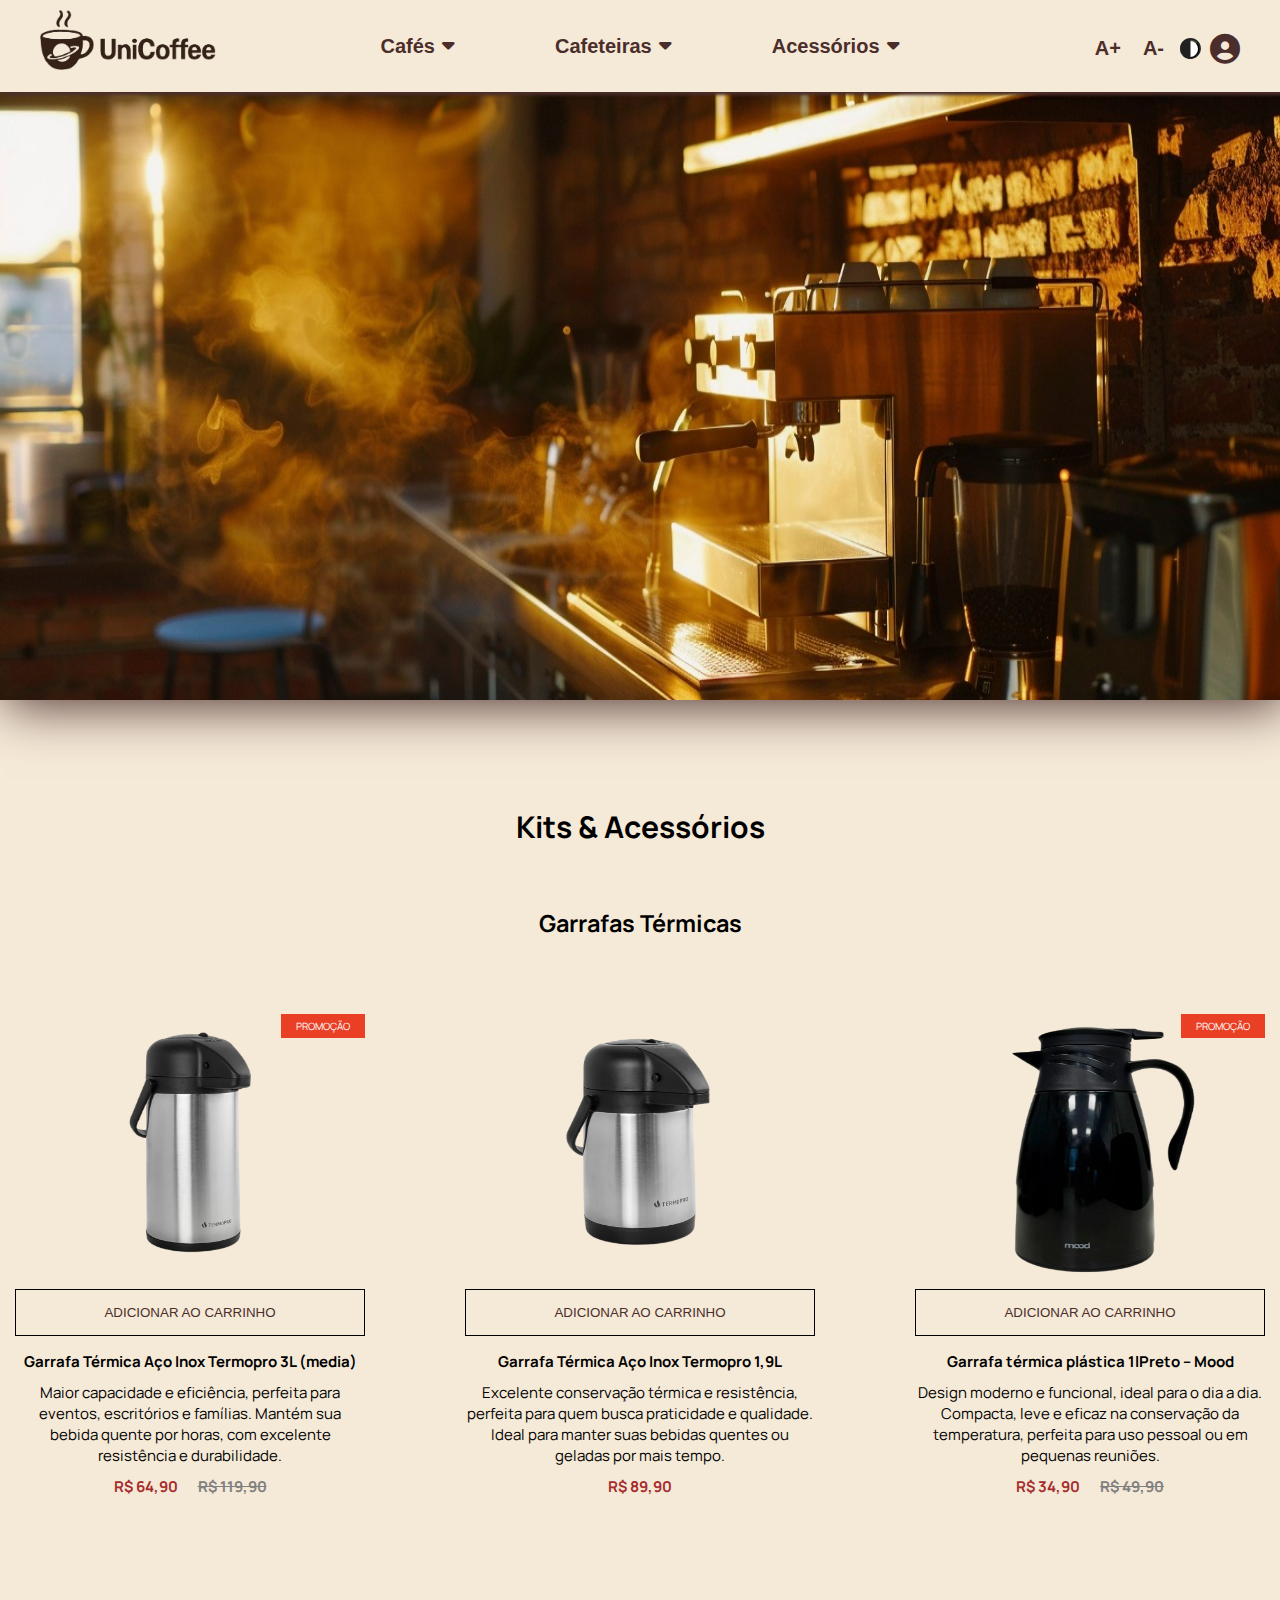
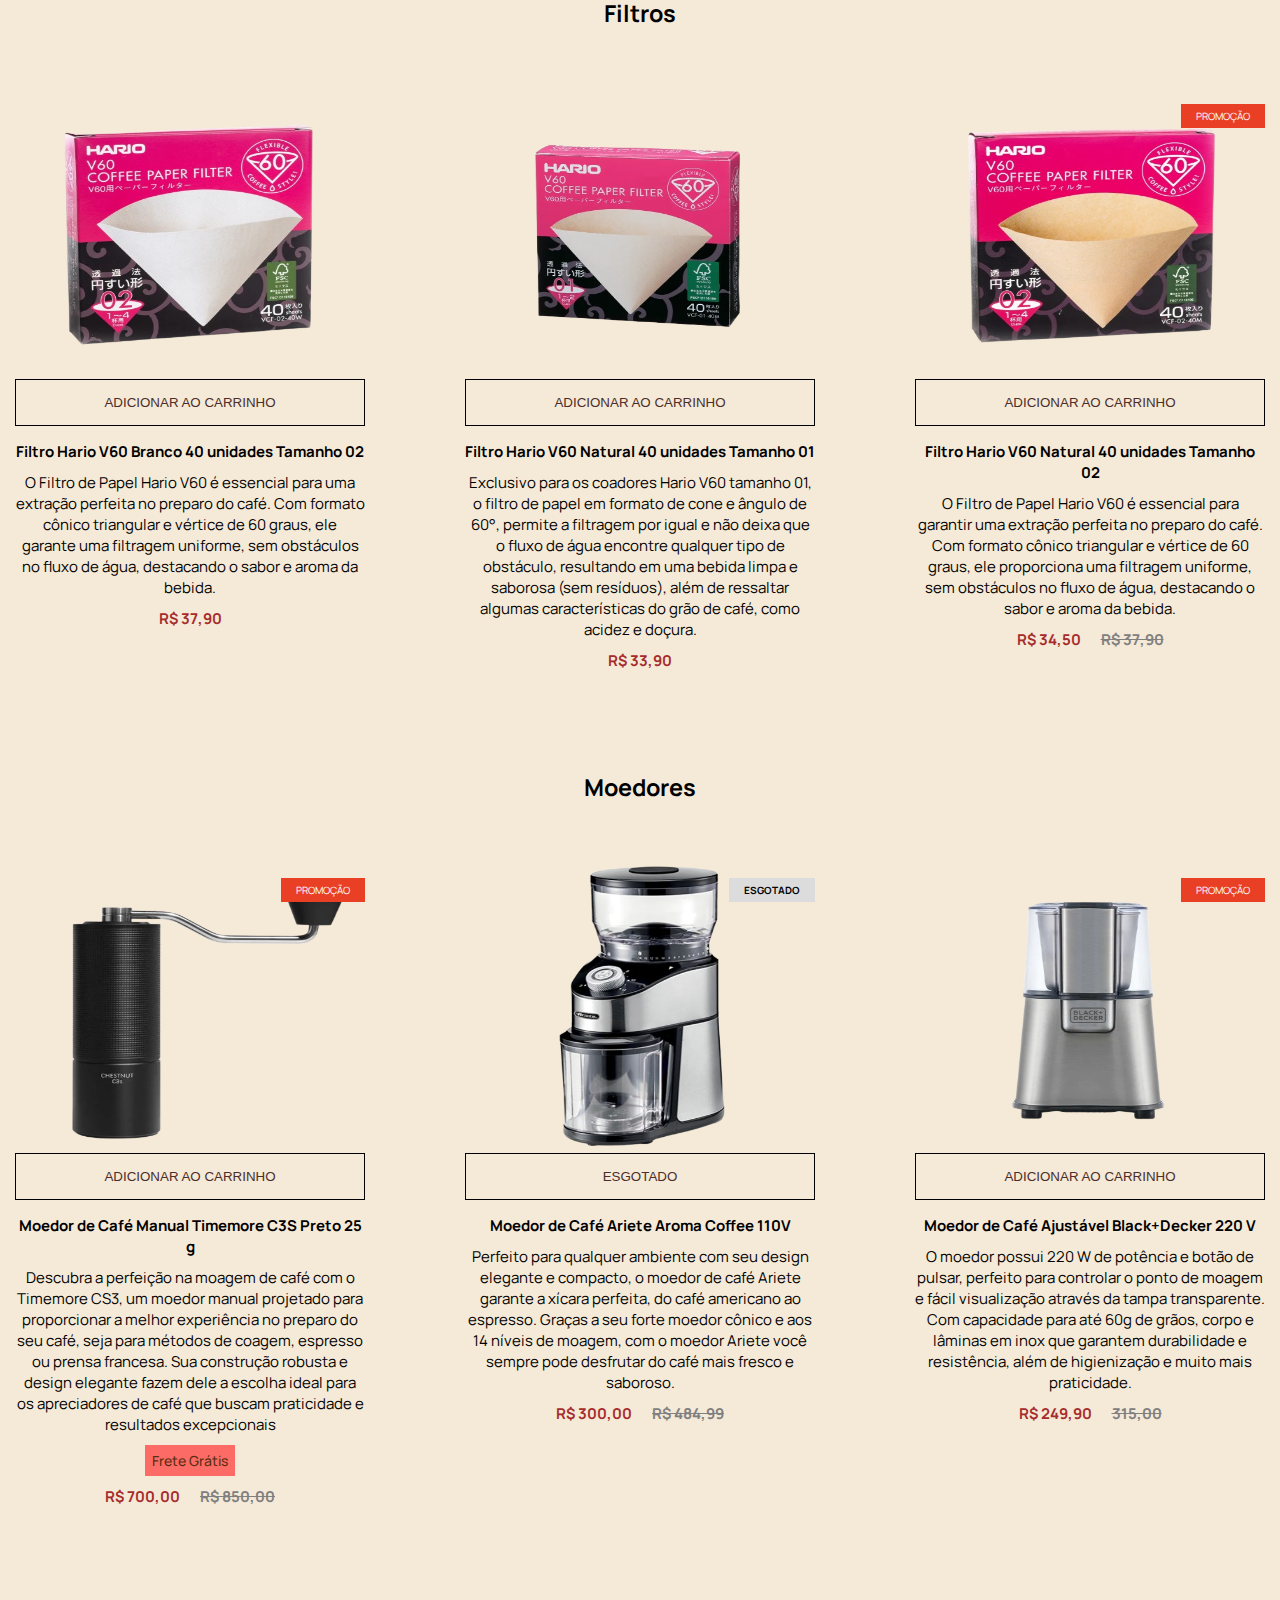
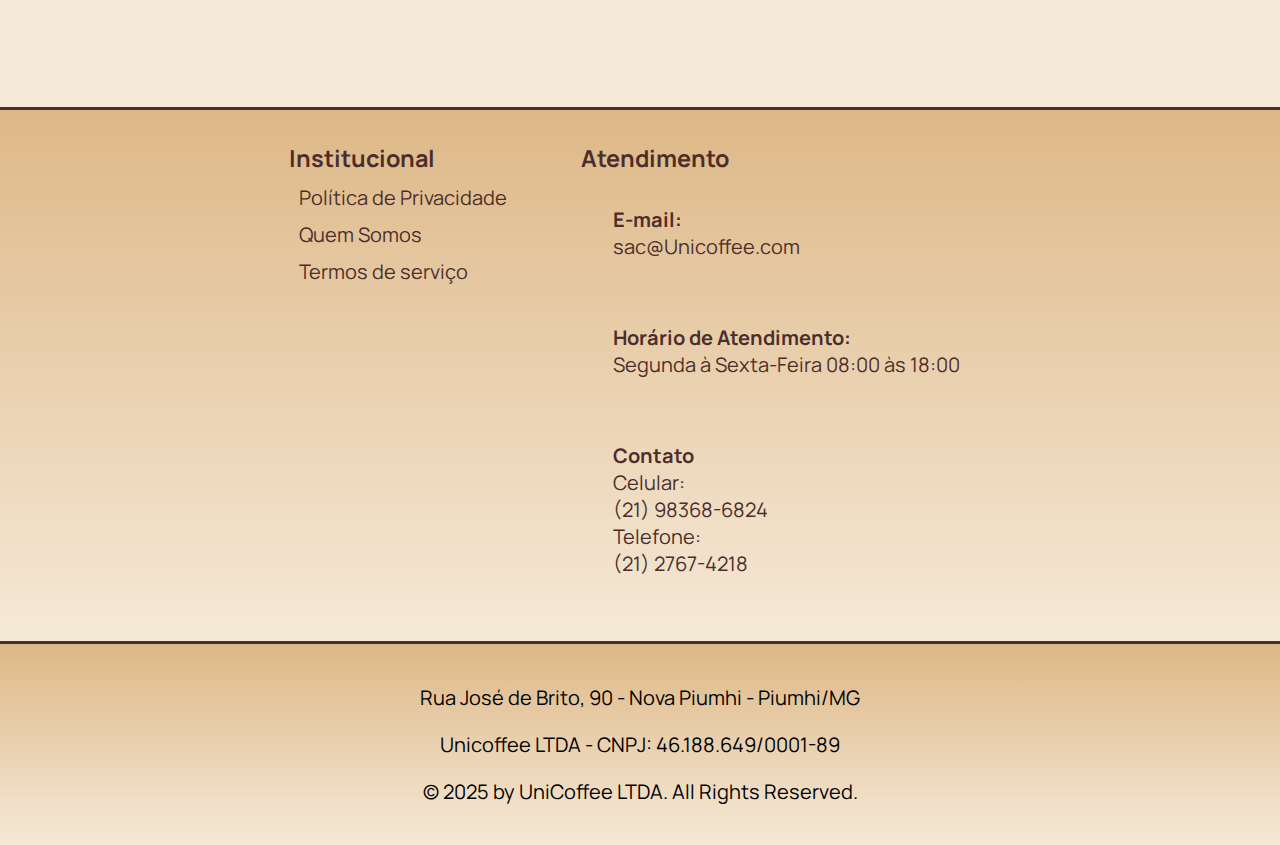
<file: pages/acessorios.html>
<!DOCTYPE html>
<html lang="en">
<head>
    <meta charset="UTF-8">
    <meta name="viewport" content="width=device-width, initial-scale=1.0">
    <title>UniCoffee</title>
    <link rel="icon" type="image/x-icon" href="/images/uniCoffeeLogo.png"/>
    <link rel="stylesheet" href="../assets/css/style.css"/>
    <link rel="stylesheet" href="https://cdnjs.cloudflare.com/ajax/libs/font-awesome/6.5.0/css/all.min.css"/>
    <link href="https://fonts.googleapis.com/css2?family=Manrope:wght@400;700&family=Inter:wght@400;700&display=swap" rel="stylesheet">
</head>
<body>
    <a href="#navbar"><div id="botao-de-subir" class="botao-de-subir"><i class="fas fa-chevron-up"></i></div></a>
    <div id="mainPageErrorMsg"></div>

    <header>

    <nav id="navbar" class="navbar">  

        <input type="checkbox" id="check">
        <label id="menu-check" for="check" class="check-btn">
            <i class="fas fa-bars"></i>
        </label>
        
        <div class="navbar-left">
            <a href="../index.html" class="logo"></a>
        </div>

        <div id="navbar-center" class="navbar-center ">
                
            <div class="dropdown">    
                <button id="cafes-btn" class="dropdown-btn tamanho-da-fonte">Cafés <i class="fa fa-caret-down"></i> </button>
                
                <div class="dropdown-content cafes-minWidth">
                    <a href="../index.html#moidos">Moídos </a>
                    <a href="../index.html#graos">Em grãos</a>
                    <a href="../index.html#capsulas">Em cápsulas</a>
                </div>
            </div>

            <div class="dropdown">     
                <button id="cafeteria-btn" class="dropdown-btn tamanho-da-fonte">Cafeteiras <i class="fa fa-caret-down"></i></button>
                
                <div class="dropdown-content cafeteira-minWidth">
                    <a href="./cafeteiras.html">Philco</a>
                    <a href="./cafeteiras.html#dolceGusto">Dolce Gusto</a>
                    <a href="./cafeteiras.html#tresCoracoes">Três Corações</a>
                </div>
            </div>

            <div class="dropdown">  
                <button class="dropdown-btn tamanho-da-fonte">Acessórios <i class="fa fa-caret-down"></i></button>
                
                <div class="dropdown-content ">
                    <a href="#termicas">Garrafas Térmicas</a>
                    <a href="#filtros">Filtros</a>
                    <a href="#moedores">Moedores</a>
                </div>
            </div>
                   
        </div>

        <div class="navbar-right">
            <button id="aumentar-fonte" class="botao-de-fonte tamanho-da-fonte">A+</button>
            <button id="diminuir-fonte" class="botao-de-fonte tamanho-da-fonte">A-</button>
            <button id="tema"><img src="../images/dark-theme.svg" height="25px"/></button> 

             <div class="profile-container">
                <input type="checkbox" id="profile-check">  
                <label id="check-profile" class="profile" for="profile-check">
                   <i class="fas fa-user-circle"></i>
                   <span id="greeting" class="greeting"></span>
                </label>
                
                <div class="profile-dropdown">
                             
                    <span class="minhaConta">Minha Conta</span>
                    <a href="./login.html" class="tamanho-da-fonte opcao">Login</a>
                    <a href="./cadastro.html" class="tamanho-da-fonte opcao">Cadastre-se</a>
                    <a href='../index.html' id='logOut' class='tamanho-da-fonte'>Sair</a>
                </div>
            </div>
        </div>   

    </nav>
    </header>

    <main>

         <section class="semMargem">
            <img src="../images/carrossel.jpg" height="700px" width="100%"/>
        </section>

         <section>
            <div class="titulo-centralizado">
                <h2>Kits & Acessórios</h2>
            </div>

            <div class="titulo-centralizado">
                <h3 id="termicas">Garrafas Térmicas</h3>
            </div>

            <div class="outlet-container">
                <div class="itens-container">
                    <div class="promoção">PROMOÇÃO</div>
                    <img class="zoom" src="../images/Garrafa_Termica_Aco_Inox_Termopro_3L-removebg-preview.png" height="300px">
                    <button class="addCart-btn">ADICIONAR AO CARRINHO</button>
                    <span><strong>Garrafa Térmica Aço Inox Termopro 3L (media)</strong></span>
                    <div class="description-container">
                        <span>Maior capacidade e eficiência, perfeita para eventos, escritórios e famílias. Mantém sua bebida quente por horas, com excelente resistência e durabilidade.</span>
                    </div>
                    <div class="price-container">
                        <span class="price">R$ 64,90</span>
                        <span class="formerPrice"><s>R$ 119,90</s></span>
                    </div>

                </div>

                <div class="itens-container">
                    <img class="zoom" src="../images/Garrafa_Termica_Aco_Inox_Termopro_1_9L-removebg-preview.png" height="300px">
                    <button class="addCart-btn">ADICIONAR AO CARRINHO</button>
                    <span><strong>Garrafa Térmica Aço Inox Termopro 1,9L</strong></span>
                    <div class="description-container">
                        <span>Excelente conservação térmica e resistência, perfeita para quem busca praticidade e qualidade. Ideal para manter suas bebidas quentes ou geladas por mais tempo.</span>
                    </div>
                    <div class="price-container">
                        <span class="price">R$ 89,90</span>
                    </div>

                </div>

                <div class="outlet-container">
                <div class="itens-container">
                    <div class="promoção">PROMOÇÃO</div>
                    <img class="zoom" src="../images/garrafa-termica-plastica-1lpreto-mood-removebg-preview.png" height="300px">
                    <button class="addCart-btn">ADICIONAR AO CARRINHO</button>
                    <span><strong>Garrafa térmica plástica 1lPreto – Mood</strong></span>
                    <div class="description-container">
                        <span>Design moderno e funcional, ideal para o dia a dia. Compacta, leve e eficaz na conservação da temperatura, perfeita para uso pessoal ou em pequenas reuniões.</span>
                    </div>
                    <div class="price-container">
                        <span class="price">R$ 34,90</span>
                        <span class="formerPrice"><s>R$ 49,90</s></span>
                    </div>
                </div>
            </div>
        </section>

        <section>
            <div class="titulo-centralizado">
                <h3 id="filtros">Filtros</h3>
            </div>

            <div class="outlet-container">
                <div class="itens-container">
                    <img class="zoom" src="../images/Filtro_Hario_V60_Branco_40_unidades_Tamanho_02-removebg-preview.png" height="300px">
                    <button class="addCart-btn">ADICIONAR AO CARRINHO</button>
                    <span><strong>Filtro Hario V60 Branco 40 unidades Tamanho 02</strong></span>
                    <div class="description-container">
                        <span>O Filtro de Papel Hario V60 é essencial para uma extração perfeita no preparo do café. Com formato cônico triangular e vértice de 60 graus, ele garante uma filtragem uniforme, sem obstáculos no fluxo de água, destacando o sabor e aroma da bebida.</span>
                    </div>
                    <div class="price-container">
                        <span class="price">R$ 37,90</span>
                    </div>

                </div>

                <div class="itens-container">
                    <img class="zoom" src="../images/Filtro_Hario_V60_Natural_40_unidades_Tamanho_01-removebg-preview.png" height="300px">
                    <button class="addCart-btn">ADICIONAR AO CARRINHO</button>
                    <span><strong>Filtro Hario V60 Natural 40 unidades Tamanho 01</strong></span>
                    <div class="description-container">
                        <span>Exclusivo para os coadores Hario V60 tamanho 01, o filtro de papel em formato de cone e ângulo de 60°, permite a filtragem por igual e não deixa que o fluxo de água encontre qualquer tipo de obstáculo, resultando em uma bebida limpa e saborosa (sem resíduos), além de ressaltar algumas características do grão de café, como acidez e doçura.</span>
                    </div>
                    <div class="price-container">
                        <span class="price">R$ 33,90</span>
                    </div>

                </div>

                <div class="outlet-container">
                <div class="itens-container">
                    <div class="promoção">PROMOÇÃO</div>
                    <img class="zoom" src="../images/Filtro_Hario_V60_Natural_40_unidades_Tamanho_02-removebg-preview.png" height="300px">
                    <button class="addCart-btn">ADICIONAR AO CARRINHO</button>
                    <span><strong>Filtro Hario V60 Natural 40 unidades Tamanho 02</strong></span>
                    <div class="description-container">
                        <span>O Filtro de Papel Hario V60 é essencial para garantir uma extração perfeita no preparo do café. Com formato cônico triangular e vértice de 60 graus, ele proporciona uma filtragem uniforme, sem obstáculos no fluxo de água, destacando o sabor e aroma da bebida.</span>
                    </div>
                    <div class="price-container">
                        <span class="price">R$ 34,50</span>
                        <span class="formerPrice"><s>R$ 37,90</s></span>
                    </div>
                </div>
            </div>
        </section>

        <section>
            <div class="titulo-centralizado">
                <h3 id="moedores">Moedores</h3>
            </div>

            <div class="outlet-container">
                <div class="itens-container">
                    <div class="promoção">PROMOÇÃO</div>
                    <img class="zoom" src="../images/Moedor_de_Cafe_Manual_Timemore_C3S_Preto_25_g-removebg-preview.png" height="300px">
                    <button class="addCart-btn">ADICIONAR AO CARRINHO</button>
                    <span><strong>Moedor de Café Manual Timemore C3S Preto 25 g</strong></span>
                    <div class="description-container">
                        <span>Descubra a perfeição na moagem de café com o Timemore CS3, um moedor manual projetado para proporcionar a melhor experiência no preparo do seu café, seja para métodos de coagem, espresso ou prensa francesa. Sua construção robusta e design elegante fazem dele a escolha ideal para os apreciadores de café que buscam praticidade e resultados excepcionais</span>
                    </div>
                    <div class="frete-gratis"><span>Frete Grátis</span></div>
                    <div class="price-container">
                        <span class="price">R$ 700,00</span>
                        <span class="formerPrice"><s>R$ 850,00</s></span>
                    </div>

                </div>

                <div class="itens-container">
                    <div class="esgotado">ESGOTADO</div>
                    <img class="zoom" src="../images/Moedor_de_Cafe_Ariete_Aroma_Coffee_110V-removebg-preview.png" height="300px">
                    <button class="esgotado-btn">ESGOTADO</button>
                    <span><strong>Moedor de Café Ariete Aroma Coffee 110V</strong></span>
                    <div class="description-container">
                        <span>Perfeito para qualquer ambiente com seu design elegante e compacto, o moedor de café Ariete garante a xícara perfeita, do café americano ao espresso. Graças a seu forte moedor cônico e aos 14 níveis de moagem, com o moedor Ariete você sempre pode desfrutar do café mais fresco e saboroso.</span>
                    </div>
                    <div class="price-container">
                        <span class="price">R$ 300,00</span>
                        <span class="formerPrice"><s>R$ 484,99</s></span>
                    </div>

                </div>

                <div class="outlet-container">
                <div class="itens-container">
                    <div class="promoção">PROMOÇÃO</div>
                    <img class="zoom" src="../images/Moedor_de_Cafe_Ajustavel_BlackDecker_220_V-removebg-preview.png" height="300px">
                    <button class="addCart-btn">ADICIONAR AO CARRINHO</button>
                    <span><strong>Moedor de Café Ajustável Black+Decker 220 V</strong></span>
                    <div class="description-container">
                        <span>O moedor possui 220 W de potência e botão de pulsar, perfeito para controlar o ponto de moagem e fácil visualização através da tampa transparente. Com capacidade para até 60g de grãos, corpo e lâminas em inox que garantem durabilidade e resistência, além de higienização e muito mais praticidade.</span>
                    </div>
                    <div class="price-container">
                        <span class="price">R$ 249,90</span>
                        <span class="formerPrice"><s>315,00</s></span>
                    </div>
                </div>
            </div>
        </section>
    </section>
    </main>

    <footer> 
        <div class="institucionais">
            <h3>Institucional</h3>
            <ul>
                <li><span>Política de Privacidade</span></li>
                <li><span>Quem Somos</span></li>
                <li><span>Termos de serviço</span></li>
            </ul>
        </div>
        <div>
            <h3>Atendimento</h3>
            <div class="atendimento">
                <h4>E-mail:</h4>
                <p>sac@Unicoffee.com</p>
            </div>
            <div class="atendimento">
                <h4>Horário de Atendimento:</h4>
                <p>Segunda à Sexta-Feira 08:00 às 18:00</p>
            </div>
            <div class="atendimento">
                <h4>Contato</h4>
                <p>Celular:</p>
                <p>(21) 98368-6824</p>
                <p>Telefone:</p>
                <p>(21) 2767-4218</p>
            </div>
        </div>
    </footer>
    <div class="rodape">
        <p>Rua José de Brito, 90 - Nova Piumhi - Piumhi/MG</p>
        <p>Unicoffee LTDA - CNPJ: 46.188.649/0001-89</p>
        <p>&#169; 2025 by UniCoffee LTDA. All Rights Reserved.</p>
    </div>
    <!-- Aqui em em outros arquivos o index.js está sendo importado como modulo type="module"
     por conta do modulo feature que é importado por ele. -->
    <script type="module" src="../assets/js/index.js">
        changeTitle();
    </script>

</body>
</html>
</file>
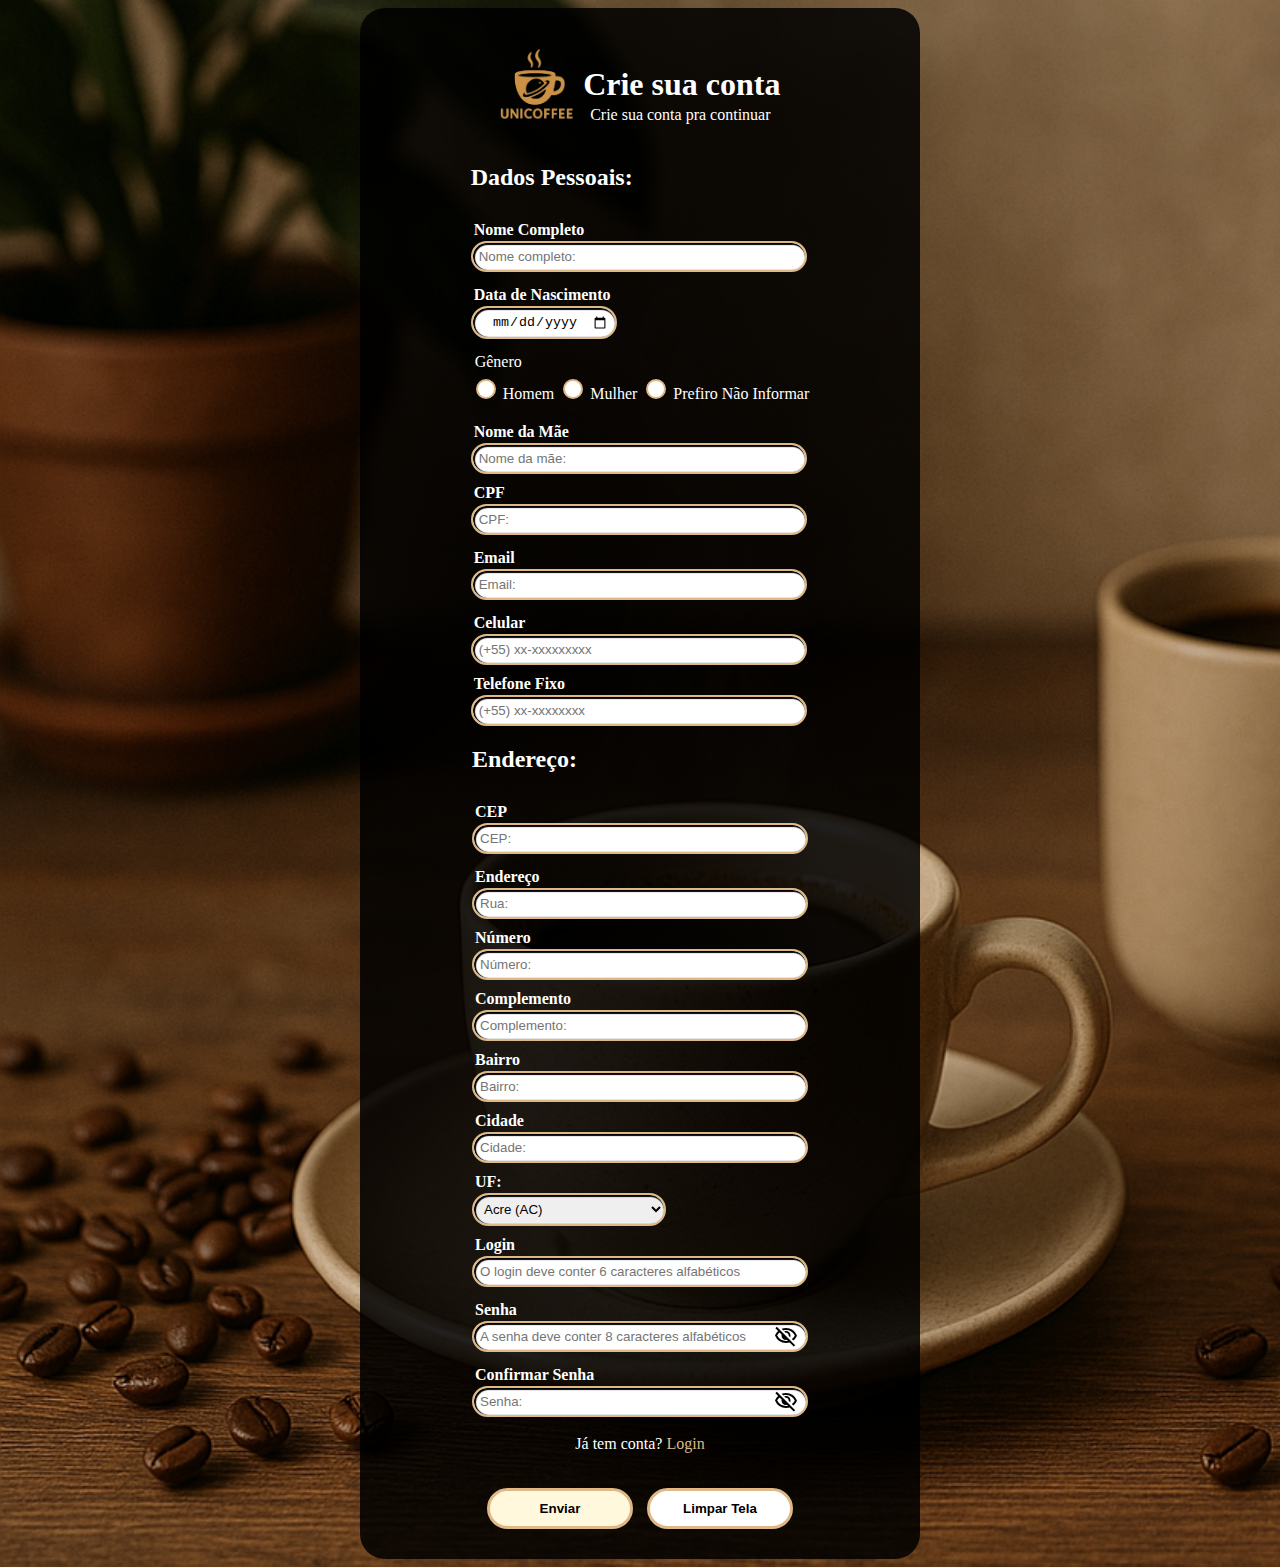
<file: pages/cadastro.html>
<!DOCTYPE html>
<html lang="en">
<head>
    <meta charset="UTF-8">
    <meta name="viewport" content="width=device-width, initial-scale=1.0">
    <title>Criar conta | UniCoffee</title>
    <link rel="icon" type="image/x-icon" href="/images/uniCoffeeLogo.png">
    <link rel="stylesheet" href="../assets/css/cadastro.css">
</head>
<body>
    <main id="signupContainer">
        <form id="signupForm">    

            <div id="titleContainer">
                <a href="../index.html"><img src="../images/uniCoffeeLogo.png" height="70px"/></a>
                <div>
                    <h1>Crie sua conta</h1>
                    <p id="headingParagraph">Crie sua conta pra continuar</p>
                </div>
            </div>
            

               <div id="dadosPessoaisContainer">

                    <h2>Dados Pessoais:</h2>

                    <label class="labelStyle">Nome Completo</label>
                    <input type="text" id="nomeCompleto" class="inputStyle" onkeyup="apenasLetras(event)" name="nome"  maxlength="80" placeholder="Nome completo:" required/>
                    <span id="fName" class="spanStyle"></span>

                    <label class="labelStyle">Data de Nascimento</label>
                    <input type="date" id="aniversario" name="aniversario" class="inputStyle" onblur="isValidBirthday('aniversario')" required/>
                    <span id="dateSpan" class="spanStyle"></span>
                    
                    <div id="checkboxContainer">

                        <div id="checkTitleContainer">
                            <label class="checkboxLabel" id="checkTitle">Gênero</label>
                        </div>
                        
                        <input type="radio" name="genero" value="homem" class="checkboxConfig" id="homem"/>
                        <label class="checkboxLabel" for="homem">Homem</label>

                        <input type="radio" name="genero" value="mulher" class="checkboxConfig" id="mulher"/>
                        <label class="checkboxLabel" for="mulher">Mulher</label>

                        <input type="radio" name="genero" value="nao informado" class="checkboxConfig" id="nao-informado" />
                        <label class="checkboxLabel" for="nao-informado">Prefiro Não Informar</label>
              
                    </div>

                    <label class="labelStyle">Nome da Mãe</label>
                    <input type="text" name="mae" placeholder="Nome da mãe:" class="inputStyle" onkeyup="apenasLetras(event)" required/>

                    <label class="labelStyle">CPF</label>
                    <div id="cpfInputContainer">
                        <input type="text" id="cpf" name="cpf" placeholder="CPF:" maxlength="14" class="inputStyle" onkeyup="cpfConfig(event)"required/>
                        <span id="cpfError" class="spanStyle"></span>
                    </div>

                    <label class="labelStyle">Email</label>
                    <input type="email" id="emailInput" name="email" placeholder="Email:" class="inputStyle" onblur="validateEmail()" required/>
                    <span id="emailSpan" class="spanStyle"></span>

                    <label class="labelStyle">Celular</label>
                    <input type="tel" id="celular" name="celular" maxlength="18" onkeyup="phoneConfig(event)"  placeholder="(+55) xx-xxxxxxxxx" class="inputStyle" required/>

                    <label class="labelStyle">Telefone Fixo</label>
                    <input type="tel" id="telefone" name="telefone" maxlength="17" onkeyup="phoneConfig(event)" placeholder="(+55) xx-xxxxxxxx" class="inputStyle" required/>
                                     
                 </div>  
        
         
            <div id="enderecoContainer">

                <h2>Endereço:</h2>

                <label class="labelStyle">CEP</label>
                <input type="text" id="cep" name="cep" maxlength="9" placeholder="CEP:" class="inputStyle" required/>
                <span id="cepError" class="spanStyle"></span>

                <label class="labelStyle">Endereço</label>
                <input type="text" id="rua" name="rua" placeholder="Rua:" class="inputStyle" required/>
                
                <label class="labelStyle">Número</label>
                <input type="number" name="numeroDaRua" placeholder="Número:" class="inputStyle" required/>
                    
                <label class="labelStyle">Complemento</label>
                <input type="text" id="complemento" name="complemento" placeholder="Complemento:" class="inputStyle" required/>
                        
                <label class="labelStyle">Bairro</label>
                <input type="text" id="bairro" name="bairro" placeholder="Bairro:" class="inputStyle" required/>
                
                <label class="labelStyle">Cidade</label>
                <input type="text" id="cidade" name="cidade" placeholder="Cidade:" class="inputStyle"  required/>
               
                <label for="uf" class="labelStyle">UF:</label>
                <div>
                <select id="uf" name="uf" class="inputStyle">
                <option value="AC">Acre (AC)</option>
                <option value="AL">Alagoas (AL)</option>
                <option value="AP">Amapá (AP)</option>
                <option value="AM">Amazonas (AM)</option>
                <option value="BA">Bahia (BA)</option>
                <option value="CE">Ceará (CE)</option>
                <option value="ES">Espírito Santo (ES)</option>                
                <option value="GO">Goiás (GO)</option>
                <option value="DF">Distrito Federal (DF)</option>
                <option value="MA">Maranhão (MA)</option>
                <option value="MT">Mato Grosso (MT)</option>
                <option value="MS">Mato Grosso Do Sul (MS)</option>
                <option value="MG">Minas Gerais (MG)</option>
                <option value="PA">Pará (PA)</option>
                <option value="PB">Paraíba (PB)</option>
                <option value="PR">Paraná (PR)</option>
                <option value="PE">Pernambuco (PE)</option>
                <option value="PI">Piaupí (PI)</option>
                <option value="RJ">Rio De Janeiro (RJ)</option>
                <option value="RN">Rio Grande Do Norte (RN)</option>
                <option value="RS">Rio Grande Do Sul (RS)</option>
                <option value="RO">Rondônia (RO)</option>
                <option value="RR">Roraima (RR)</option>
                <option value="SC">Santa Catarina (SC)</option>
                <option value="SP">São Paulo (SP)</option>
                <option value="SE">Sergipe (SE)</option>
                <option value="TO">Tocantins (TO)</option>
                </select>
                </div>
                <label class="labelStyle">Login</label>
                <input type="text" id="login" name="login" minlength="6" maxlength="6" onblur="loginRequirement()" placeholder="O login deve conter 6 caracteres alfabéticos" class="inputStyle"  required/>
                <span id="loginSpan" class="spanStyle"></span>
                
                <label class="labelStyle">Senha</label>
                <div class="password-wrap">
                    <input type="password" id="senha" name="senha" minlength="8" maxlength="8"  onblur="passwordRequirement('senha','passwrdRequirementId')" placeholder="A senha deve conter 8 caracteres alfabéticos" class="inputStyle"  required/>
                    <button type="button" class="toggle-passwd" onclick="showPassword('senha','toggle-img')">
                        <img src="../images/visibilityOff.svg" id="toggle-img"/>
                    </button>
                </div>
                <span id="passwrdRequirementId" class="spanStyle"></span>
                
                <label class="labelStyle">Confirmar Senha</label>
                <div class="password-wrap">
                    <input type="password" id="senhaConfirm" name="senhaconfirm" minlength="8" maxlength="8" onblur="passwordRequirement('senhaConfirm', 'spanConfirm')" placeholder="Senha:" class="inputStyle" required/>
                    <button type="button" class="toggle-passwd" onclick="showPassword('senhaConfirm', 'toggle-imgConfirm')">
                        <img src="../images/visibilityOff.svg" id="toggle-imgConfirm"/>
                    </button>
                </div>
                <span class="spanStyle" id="spanPasswrd"></span>
                <span class="spanStyle" id="spanConfirm"></span>
            
            </div>

            <div id="loginLinkContainer">
                <label id="loginLabel">Já tem conta?</label>
                <a href= "./login.html" id="loginLink">Login</a>
            </div>
           
            <div>
                <input type="submit" value="Enviar" id="signupButton">
                <button type="button" id="limparTelaSignup">Limpar Tela</button>
            </div>

        </form>
    </main>

    <script src="../assets/js/cadastro.js"></script>
    
</body>
</html>
</file>
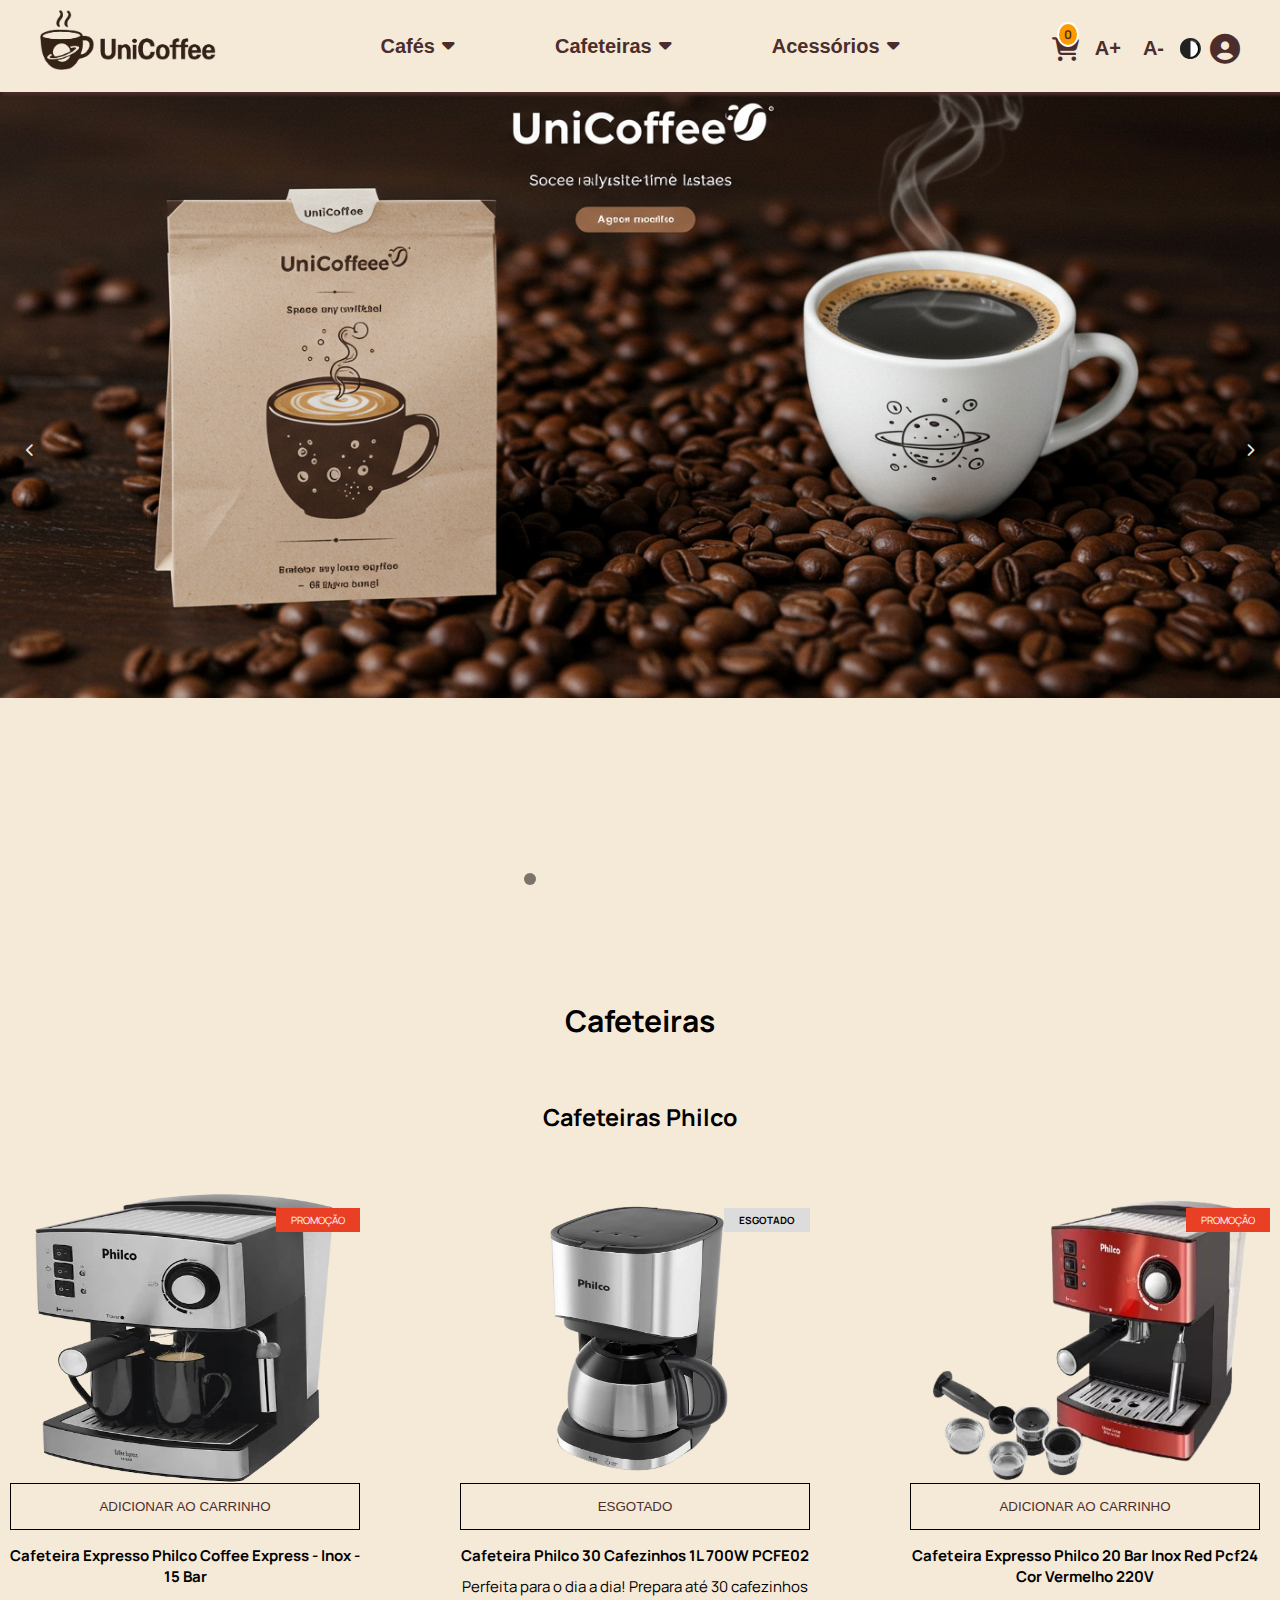
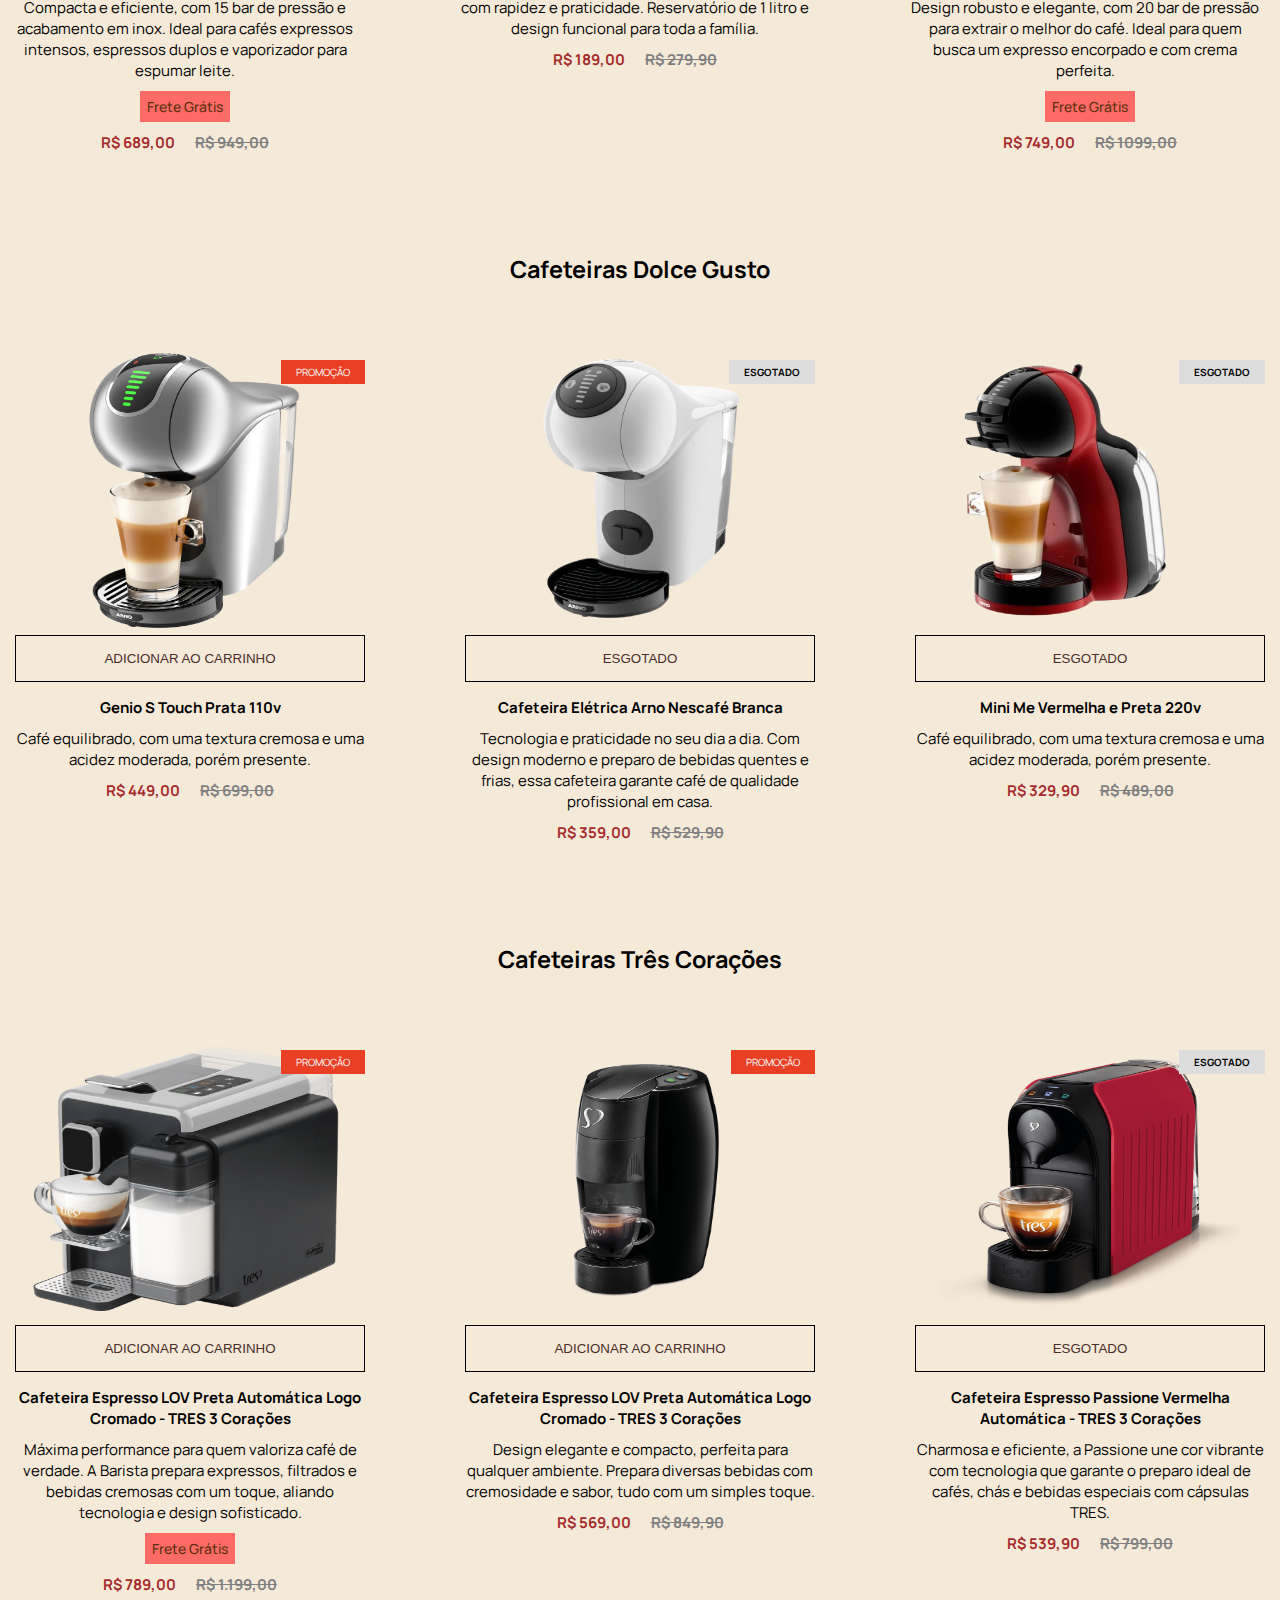
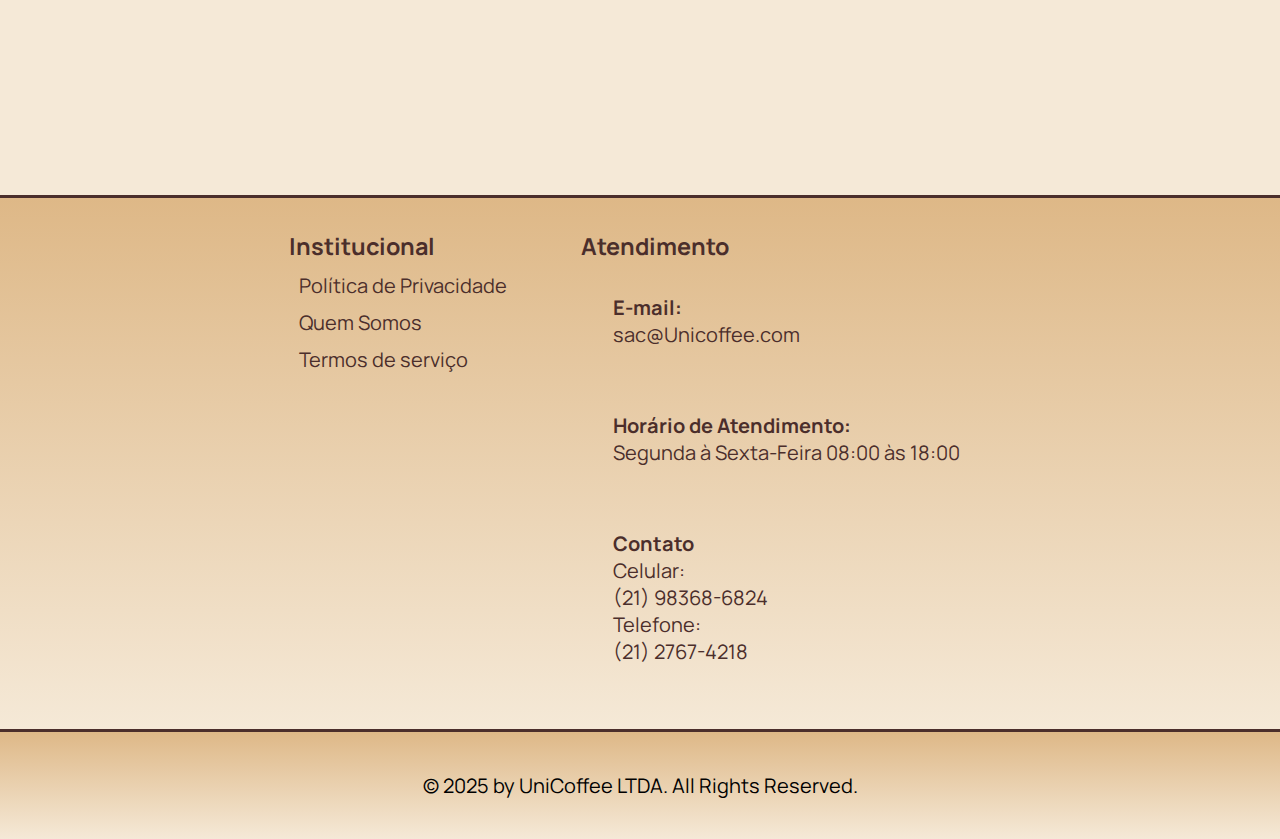
<file: pages/cafeteiras.html>
<!DOCTYPE html>
<html lang="en">
<head>
    <meta charset="UTF-8">
    <meta name="viewport" content="width=device-width, initial-scale=1.0">
    <title>UniCoffee</title>
    <link rel="icon" type="image/x-icon" href="/images/uniCoffeeLogo.png"/>
    <link rel="stylesheet" href="../assets/css/style.css"/>
    <link rel="stylesheet" href="https://cdnjs.cloudflare.com/ajax/libs/font-awesome/6.5.0/css/all.min.css"/>
    <link href="https://fonts.googleapis.com/css2?family=Manrope:wght@400;700&family=Inter:wght@400;700&display=swap" rel="stylesheet">
    <script type="module" src="../assets/js/carousel.js" defer></script>
</head>
<body>
    <a href="#navbar"><div id="botao-de-subir" class="botao-de-subir"><i class="fas fa-chevron-up"></i></div></a>
    <div id="mainPageErrorMsg"></div>

    <header>

    <nav id="navbar" class="navbar">  

        <input type="checkbox" id="check">
        <label id="menu-check" for="check" class="check-btn">
            <i class="fas fa-bars"></i>
        </label>
        
        <div class="navbar-left">
            <a href="../index.html" class="logo"></a>
        </div>

        <div id="navbar-center" class="navbar-center ">
            
            <div id="profile-mobile" class="profile-container profile-container-mobile">
                <input type="checkbox" id="profile-check-mobile">  
                <label id="check-profile" class="profile" for="profile-check-mobile">
                   <i class="fas fa-user-circle"></i>
                   <span class="greeting"></span>
                </label>
                
            <div id="profile-dropdown-mobile" class="profile-dropdown">
                             
                    <span class="minhaConta">Minha Conta</span>
                    <a href="./pages/login.html" class="tamanho-da-fonte opcao">Login</a>
                    <a href="./pages/cadastro.html" class="tamanho-da-fonte opcao">Cadastre-se</a>
                    <a href='./index.html' class='tamanho-da-fonte logOut'>Sair</a>
                </div>
            </div>

            <div class="dropdown">    
                <button id="cafes-btn" class="dropdown-btn tamanho-da-fonte">Cafés <i class="fa fa-caret-down"></i> </button>
                
                <div class="dropdown-content cafes-minWidth">
                    <a href="../index.html#moidos">Moídos </a>
                    <a href="../index.html#graos">Em grãos</a>
                    <a href="../index.html#capsulas">Em cápsulas</a>
                </div>
            </div>

            <div class="dropdown">     
                <button id="cafeteria-btn" class="dropdown-btn tamanho-da-fonte">Cafeteiras <i class="fa fa-caret-down"></i></button>
                
                <div class="dropdown-content cafeteira-minWidth">
                    <a href="#philco">Philco</a>
                    <a href="#dolceGusto">Dolce Gusto</a>
                    <a href="#tresCoracoes">Três Corações</a>
                </div>
            </div>

            <div class="dropdown">  
                <button class="dropdown-btn tamanho-da-fonte">Acessórios <i class="fa fa-caret-down"></i></button>
                
                <div class="dropdown-content ">
                    <a href="./acessorios.html#termicas">Garrafas Térmicas</a>
                    <a href="./acessorios.html#filtros">Filtros</a>
                    <a href="./acessorios.html#moedores">Moedores</a>
                </div>
            </div>
                   
        </div>

        <div class="navbar-right">

            <input type="checkbox" id="cart-check">
            <label for="cart-check" class="cart-icon">
                <i class="fas fa-shopping-cart"></i>
                <span class="item-count"></span>
            </label>
            <div class="cart-container">
                <div class="fechar-carrinho">
                    <span>Carrinho</span>
                    <label for="cart-check" id="close-cart"><i class="fas fa-times-circle"></i></label>
                </div>
                <button class="fechar-pedido" type="button"><i class="fas fa-lock"></i>Fechar Pedido</button>
            </div>

            <button id="aumentar-fonte" class="botao-de-fonte tamanho-da-fonte">A+</button>
            <button id="diminuir-fonte" class="botao-de-fonte tamanho-da-fonte">A-</button>
            <button id="tema"><img src="../images/dark-theme.svg" height="25px"/></button> 

             <div id="profile-pc" class="profile-container">
                <input type="checkbox" id="profile-check">  
                <label id="check-profile" class="profile" for="profile-check">
                   <i class="fas fa-user-circle"></i>
                   <span class="greeting"></span>
                </label>
                
                <div class="profile-dropdown">
                             
                    <span class="minhaConta">Minha Conta</span>
                    <a href="./login.html" class="tamanho-da-fonte opcao">Login</a>
                    <a href="./cadastro.html" class="tamanho-da-fonte opcao">Cadastre-se</a>
                    <a href='../index.html' class='tamanho-da-fonte logOut'>Sair</a>
                </div>
            </div>
        </div>   

    </nav>
    </header>

    <main>
        <section>
            <div class="titulo-centralizado">
                <h2>Cafeteiras</h2>
            </div>

            <div class="titulo-centralizado">
                <h3 id="philco">Cafeteiras Philco</h3>
            </div>

            <div class="outlet-container">
                <div class="itens-container">
                    <div class="promoção">PROMOÇÃO</div>
                    <img class="zoom" src="../images/Cafeteira_Expresso_Philco_Coffee_Express_-_Inox_-_15_Bar-removebg-preview.png" height="300px">
                    <button class="addCart-btn">ADICIONAR AO CARRINHO</button>
                    <span><strong>Cafeteira Expresso Philco Coffee Express - Inox - 15 Bar</strong></span>
                    <div class="description-container">
                        <span>Compacta e eficiente, com 15 bar de pressão e acabamento em inox. Ideal para cafés expressos intensos, espressos duplos e vaporizador para espumar leite.</span>
                    </div>
                    <div class="frete-gratis"><span>Frete Grátis</span></div>
                    <div class="price-container">
                        <span class="price">R$ 689,00</span>
                        <span class="formerPrice"><s>R$ 949,00</s></span>
                    </div>

                </div>

                <div class="itens-container">
                    <div class="esgotado">ESGOTADO</div>
                    <img class="zoom" src="../images/cafeteira_deLado.png" height="300px">
                    <button class="esgotado-btn">ESGOTADO</button>
                    <span><strong>Cafeteira Philco 30 Cafezinhos 1L 700W PCFE02</strong></span>
                    <div class="description-container">
                        <span>Perfeita para o dia a dia! Prepara até 30 cafezinhos com rapidez e praticidade. Reservatório de 1 litro e design funcional para toda a família.</span>
                    </div>
                    <div class="price-container">
                        <span class="price">R$ 189,00</span>
                        <span class="formerPrice"><s>R$ 279,90</s></span>
                    </div>

                </div>

                <div class="outlet-container">
                <div class="itens-container">
                    <div class="promoção">PROMOÇÃO</div>
                    <img class="zoom center" src="../images/philco_cafeteira-removebg-preview.png" height="300px">
                    <button class="addCart-btn">ADICIONAR AO CARRINHO</button>
                    <span><strong>Cafeteira Expresso Philco 20 Bar Inox Red Pcf24 Cor Vermelho 220V</strong></span>
                    <div class="description-container">
                        <span>Design robusto e elegante, com 20 bar de pressão para extrair o melhor do café. Ideal para quem busca um expresso encorpado e com crema perfeita.</span>
                    </div>
                    <div class="frete-gratis"><span>Frete Grátis</span></div>
                    <div class="price-container ">
                        <span class="price">R$ 749,00</span>
                        <span class="formerPrice"><s>R$ 1099,00</s></span>
                    </div>
                </div>
            </div>
        </section>

        <section>   
            <div class="titulo-centralizado">
                <h3 id="dolceGusto">Cafeteiras Dolce Gusto</h3>
            </div>

            <div class="outlet-container">
                <div class="itens-container">
                    <div class="promoção">PROMOÇÃO</div>
                    <img class="zoom" src="../images/Genio_S_Touch_Prata_110v.png" height="300px">
                    <button class="addCart-btn">ADICIONAR AO CARRINHO</button>
                    <span><strong>Genio S Touch Prata 110v</strong></span>
                    <div class="description-container">
                        <span>Café equilibrado, com uma textura cremosa e uma acidez moderada, porém presente.</span>
                    </div>
                    <div class="price-container">
                        <span class="price">R$ 449,00</span>
                        <span class="formerPrice"><s>R$ 699,00</s></span>
                    </div>

                </div>

                <div class="itens-container">
                    <div class="esgotado">ESGOTADO</div>
                    <img class="zoom" src="../images/Cafeteira_Eletrica_Arno_Nescafe_Dolce_Gusto_Genio_S_Basic_DGS1_Branca-removebg-preview.png" height="300px">
                    <button class="esgotado-btn">ESGOTADO</button>
                    <span><strong>Cafeteira Elétrica Arno Nescafé Branca</strong></span>
                    <div class="description-container">
                        <span>Tecnologia e praticidade no seu dia a dia. Com design moderno e preparo de bebidas quentes e frias, essa cafeteira garante café de qualidade profissional em casa.</span>
                    </div>
                    <div class="price-container">
                        <span class="price">R$ 359,00</span>
                        <span class="formerPrice"><s>R$ 529,90</s></span>
                    </div>

                </div>

                <div class="outlet-container">
                <div class="itens-container">
                    <div class="esgotado">ESGOTADO</div>
                    <img class="zoom" src="../images/Mini_Me_Vermelha_e_Preta_220v-removebg-preview.png" height="300px">
                    <button class="esgotado-btn">ESGOTADO</button>
                    <span><strong>Mini Me Vermelha e Preta 220v</strong></span>
                    <div class="description-container">
                        <span>Café equilibrado, com uma textura cremosa e uma acidez moderada, porém presente.</span>
                    </div>
                    <div class="price-container">
                        <span class="price">R$ 329,90</span>
                        <span class="formerPrice"><s>R$ 489,00</s></span>
                    </div>
                </div>
            </div>
        </section>

        <section>    
            <div class="titulo-centralizado">
                <h3 id="tresCoracoes">Cafeteiras Três Corações</h3>
            </div>

            <div class="outlet-container">
                <div class="itens-container">
                    <div class="promoção">PROMOÇÃO</div>
                    <img class="zoom" src="../images/Cafeteira_Espresso_Barista_Prata_Automatica_-_TRES_3_Coracoes.png" height="300px">
                    <button class="addCart-btn">ADICIONAR AO CARRINHO</button>
                    <span><strong>Cafeteira Espresso LOV Preta Automática Logo Cromado - TRES 3 Corações</strong></span>
                    <div class="description-container">
                        <span>Máxima performance para quem valoriza café de verdade. A Barista prepara expressos, filtrados e bebidas cremosas com um toque, aliando tecnologia e design sofisticado.</span>
                    </div>
                    <div class="frete-gratis"><span>Frete Grátis</span></div>
                    <div class="price-container">
                        <span class="price">R$ 789,00</span>
                        <span class="formerPrice"><s>R$ 1.199,00</s></span>
                    </div>

                </div>

                <div class="itens-container">
                    <div class="promoção">PROMOÇÃO</div>
                    <img class="zoom" src="../images/Cafeteira_Espresso_LOV_Preta_Automatica_Logo_Cromado_-_TRES_3_Coracoes.png" height="300px">
                    <button class="addCart-btn">ADICIONAR AO CARRINHO</button>
                    <span><strong>Cafeteira Espresso LOV Preta Automática Logo Cromado - TRES 3 Corações</strong></span>
                    <div class="description-container">
                        <span>Design elegante e compacto, perfeita para qualquer ambiente. Prepara diversas bebidas com cremosidade e sabor, tudo com um simples toque.</span>
                    </div>
                    <div class="price-container">
                        <span class="price">R$ 569,00</span>
                        <span class="formerPrice"><s>R$ 849,90</s></span>
                    </div>

                </div>

                <div class="outlet-container">
                <div class="itens-container">
                    <div class="esgotado">ESGOTADO</div>
                    <img class="zoom" src="../images/Cafeteira_Espresso_Passione_Vermelha_Automatica_-_TRES_3_Coracoes.png" height="300px">
                    <button class="esgotado-btn">ESGOTADO</button>
                    <span><strong>Cafeteira Espresso Passione Vermelha Automática - TRES 3 Corações</strong></span>
                    <div class="description-container">
                        <span>Charmosa e eficiente, a Passione une cor vibrante com tecnologia que garante o preparo ideal de cafés, chás e bebidas especiais com cápsulas TRES.</span>
                    </div>
                    <div class="price-container">
                        <span class="price">R$ 539,90</span>
                        <span class="formerPrice"><s>R$ 799,00</s></span>
                    </div>
                </div>
            </div>
        </section>
    </main>

    <footer> 
        <div class="institucionais">
            <h3>Institucional</h3>
            <ul>
                <li><span>Política de Privacidade</span></li>
                <li><span>Quem Somos</span></li>
                <li><span>Termos de serviço</span></li>
            </ul>
        </div>
        <div>
            <h3>Atendimento</h3>
            <div class="atendimento">
                <h4>E-mail:</h4>
                <p>sac@Unicoffee.com</p>
            </div>
            <div class="atendimento">
                <h4>Horário de Atendimento:</h4>
                <p>Segunda à Sexta-Feira 08:00 às 18:00</p>
            </div>
            <div class="atendimento">
                <h4>Contato</h4>
                <p>Celular:</p>
                <p>(21) 98368-6824</p>
                <p>Telefone:</p>
                <p>(21) 2767-4218</p>
            </div>
        </div>
    </footer>
    <div class="rodape">
        <p>&#169; 2025 by UniCoffee LTDA. All Rights Reserved.</p>
    </div>
    <!-- Aqui em em outros arquivos o index.js está sendo importado como modulo type="module"
     por conta do modulo feature que é importado por ele. -->
    <script type="module" src="../assets/js/index.js"></script>
</body>
</html>
</file>
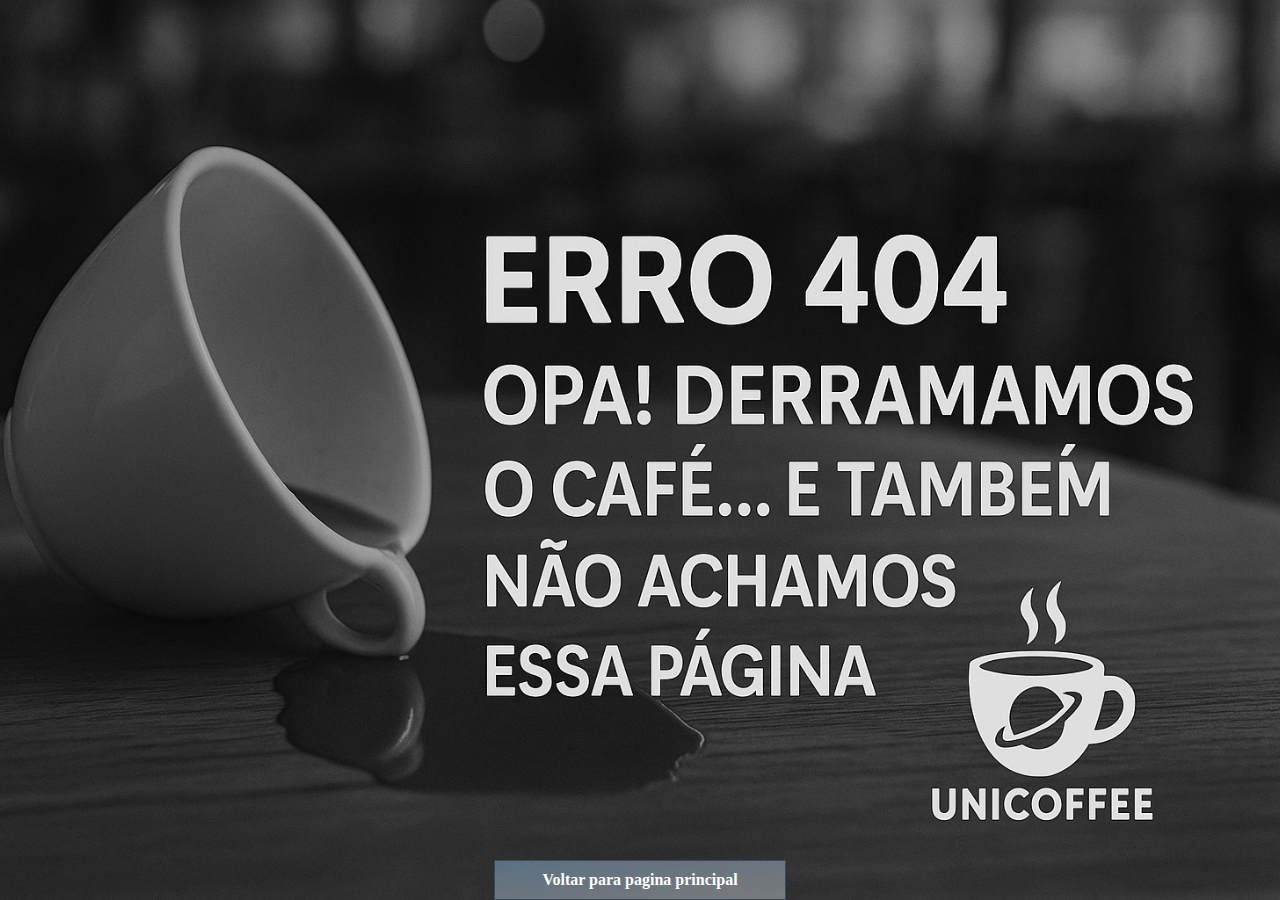
<file: pages/paginaDeErro.html>
<!DOCTYPE html>
<html lang="en">
<head>
    <meta charset="UTF-8">
    <meta name="viewport" content="width=device-width, initial-scale=1.0">
    <title>UniCoffe</title>
    <style>
        html {
            height: 100%;
            padding:0;
            margin:0;
        }
        body {
            background-image: url(../assets/img/backgound/errorPage.jpeg);
            background-size: cover;
            background-position: center center;
            background-attachment: fixed;
            font-family: 'Times New Roman', Times, serif;       
        }

        .errorPageMsg {
            background-image: linear-gradient(to bottom right,#5B7083, #7A7A7A);
            color:#FFFFFF;
            font-weight: bold;
            width:210px;
            text-align:center;
            padding: 10px 40px 10px 40px;
            border: 1px solid #3B4A57;
            position:fixed;
            bottom:0;
            left: 50%;
            transform: translateX(-50%);

        }   

        .errorPageMsg:hover {
            background-image: linear-gradient(#4A5F71,#6A6A6A);
            color:#F2F2F2;
            border: 1px solid #B0B0B0;   
        }

        a {
            text-decoration: none;
            color:#FFFFFF;
        }

        a:hover {
            color:#F2F2F2;
        }

        .errorImg {
            width: 100%; 
            height: 100%; 
            object-fit: contain; 
            position: fixed; 
            top: 0; 
            left: 0; 
            z-index: -1;
            display:none;
        }

        @media(max-width:785px) {
            .errorImg {
                display:block;
            }

            body {
                background-image:none;
                background-color: black;
            }

        }

    </style>
</head>
<body>
    <div>
        <img src="../assets/img/backgound/errorPage.jpeg" class="errorImg" alt="imagem de erro" >
    </div>
     <div class="errorPageMsg">
        <a href="../index.html">Voltar para pagina principal</a>
    </div>

    
</body>
</html>
</file>
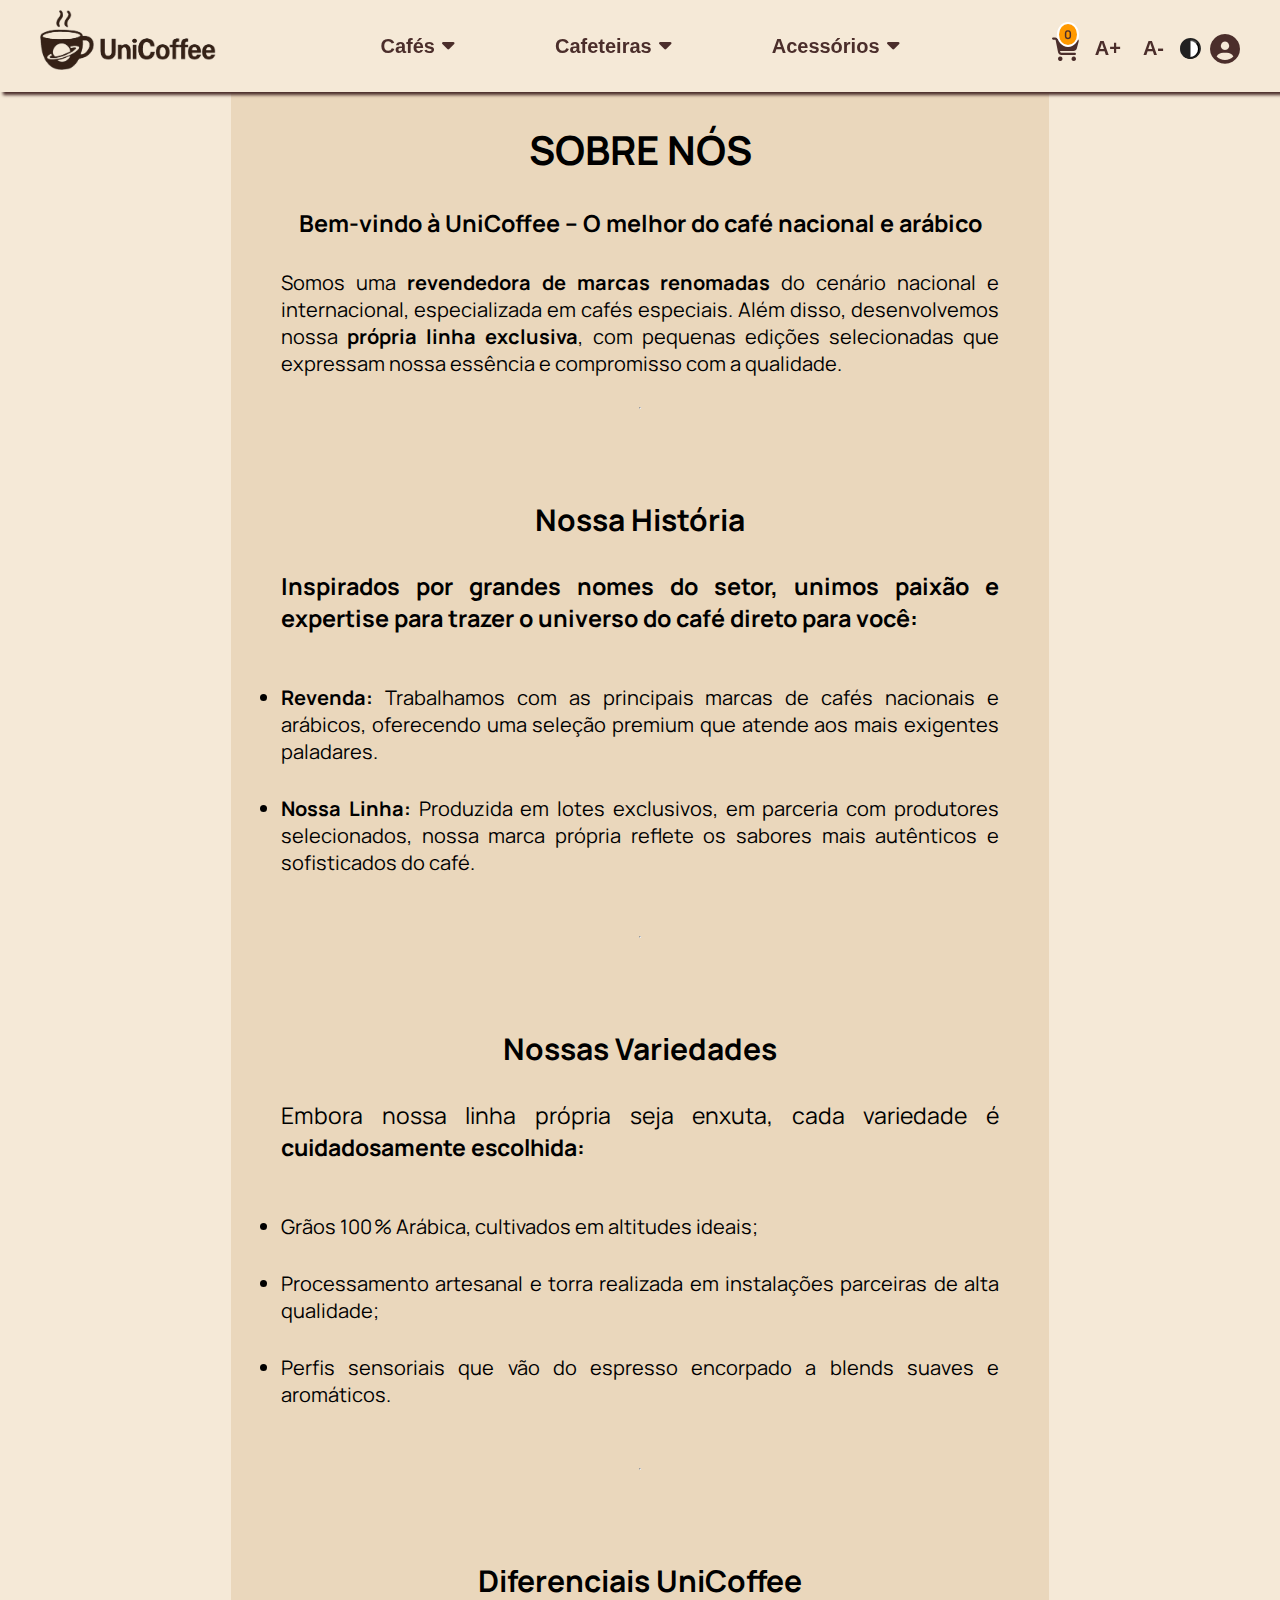
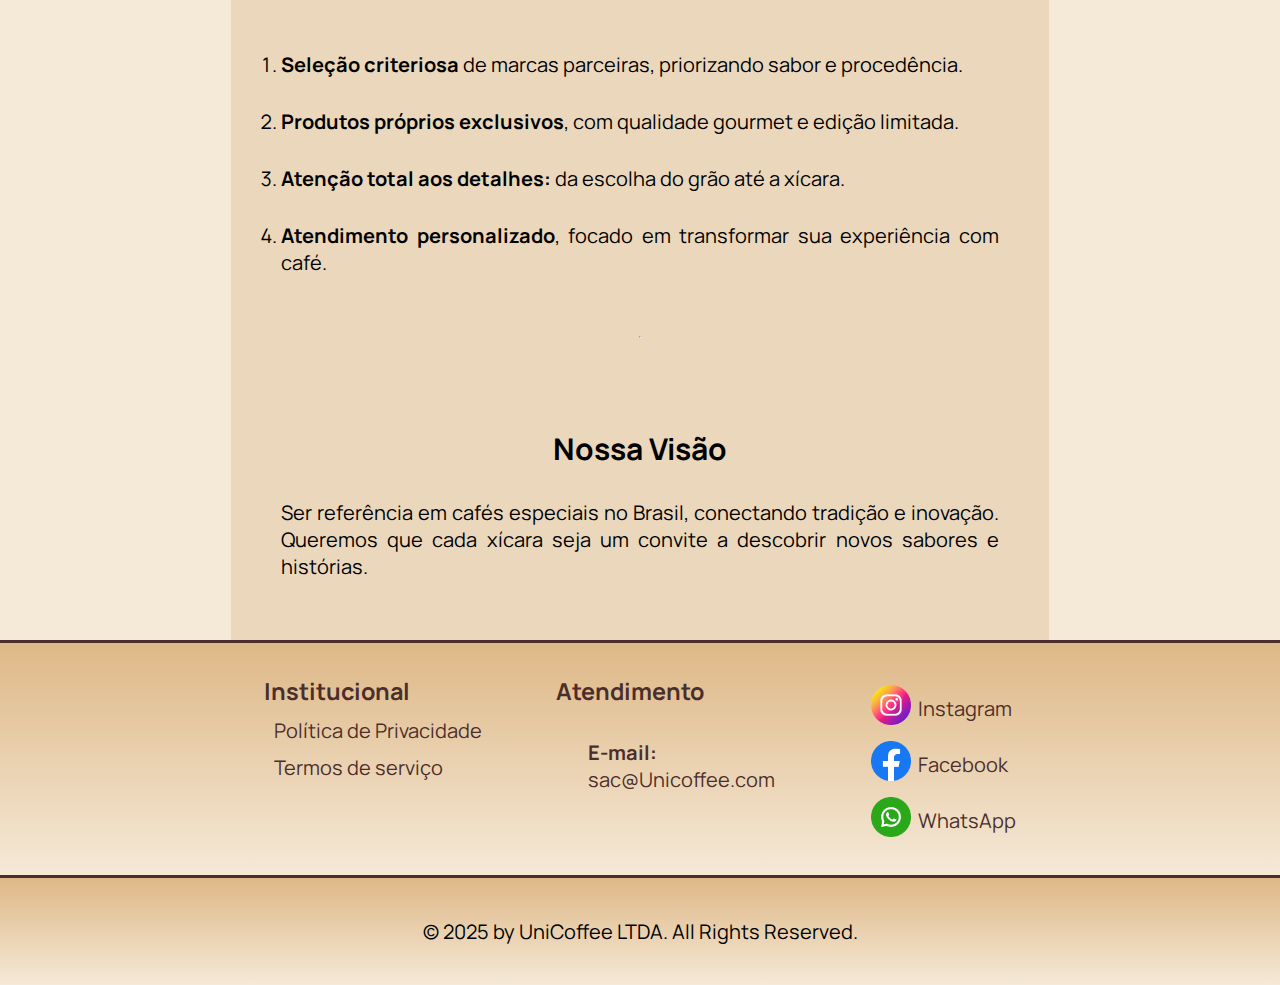
<file: pages/producao.html>
<!DOCTYPE html>
<html lang="en">
<head>
    <meta charset="UTF-8">
    <meta name="viewport" content="width=device-width, initial-scale=1.0">
    <title>UniCoffee</title>
    <link rel="icon" type="image/x-icon" href="./assets/img/logos/uniCoffee_logo.png"/>
    <link rel="stylesheet" href="../assets/css/style.css"/>
    <link rel="stylesheet" href="https://cdnjs.cloudflare.com/ajax/libs/font-awesome/6.5.0/css/all.min.css"/>
    <link href="https://fonts.googleapis.com/css2?family=Manrope:wght@400;700&family=Inter:wght@400;700&display=swap" rel="stylesheet">
    <style>
        .navbar {
            position: sticky;
            box-shadow: 3px 3px 3px #4B2E2B;     
        }
        .navbar * {
            color: #4B2E2B;
        }
        .navbar-left a {
            background-image: url("../assets/img/theme/modo_claro.png");
        }
        body.dark-theme .navbar-left a {
            background-image: url('../assets/img/theme/modo_tranparente.png');
        }
        footer{
        margin: 0;
        }
    </style>
</head>
<body>
    <a href="#navbar"><div id="botao-de-subir" class="botao-de-subir"><i class="fas fa-chevron-up"></i></div></a>
    <div id="mainPageErrorMsg"></div>

    <header>

    <nav id="navbar" class="navbar">  

        <input type="checkbox" id="check" data-target="navbar-center" onchange="isChecked(event)">
        <label id="menu-check" for="check" class="check-btn">
            <i class="fas fa-bars"></i>
        </label>
        
        <div class="navbar-left">
            <a href="../index.html" class="logo"></a>
        </div>

        <div id="navbar-center" class="navbar-center ">
            
            <div id="profile-mobile" class="profile-container profile-container-mobile">
                <input type="checkbox" data-target="profile-dropdown-mobile" id="profile-check-mobile" onchange="isChecked(event)">  
                <label id="check-profile" class="profile" for="profile-check-mobile">
                   <i class="fas fa-user-circle"></i>
                   <span class="greeting"></span>
                </label>
                
            <div id="profile-dropdown-mobile" class="profile-dropdown">
                             
                    <span class="minhaConta">Minha Conta</span>
                    <a href="./login.html" class="tamanho-da-fonte opcao">Login</a>
                    <a href="./cadastro.html" class="tamanho-da-fonte opcao">Cadastre-se</a>
                    <a href='./index.html' class='tamanho-da-fonte logOut'>Sair</a>
                </div>
            </div>

            <div class="dropdown">    
                <button id="cafes-btn" class="dropdown-btn tamanho-da-fonte">Cafés <i class="fa fa-caret-down"></i> </button>
                
                <div class="dropdown-content cafes-minWidth">
                    <a href="../index.html#moidos">Moídos </a>
                    <a href="../index.html#graos">Em grãos</a>
                    <a href="../index.html#capsulas">Em cápsulas</a>
                </div>
            </div>

            <div class="dropdown">     
                <button id="cafeteria-btn" class="dropdown-btn tamanho-da-fonte">Cafeteiras <i class="fa fa-caret-down"></i></button>
                
                <div class="dropdown-content cafeteira-minWidth">
                    <a href="#philco">Philco</a>
                    <a href="#dolceGusto">Dolce Gusto</a>
                    <a href="#tresCoracoes">Três Corações</a>
                </div>
            </div>

            <div class="dropdown">  
                <button class="dropdown-btn tamanho-da-fonte">Acessórios <i class="fa fa-caret-down"></i></button>
                
                <div class="dropdown-content ">
                    <a href="./acessorios.html#termicas">Garrafas Térmicas</a>
                    <a href="./acessorios.html#filtros">Filtros</a>
                    <a href="./acessorios.html#moedores">Moedores</a>
                </div>
            </div>
                   
        </div>

        <div class="navbar-right">

            <input type="checkbox" id="cart-check" data-target="cart-container" onchange="isChecked(event)">
            <label for="cart-check" class="cart-icon">
                <i class="fas fa-shopping-cart"></i>
                <span class="item-count"></span>
            </label>
             <div id="cart-container" class="cart-container">
                <div class="fechar-carrinho">
                    <span>Carrinho</span>
                    <label for="cart-check" id="close-cart"><i class="fas fa-times-circle"></i></label>
                </div>
               <a href="./paginaDeErro.html" class="fechar-pedido"><i class="fas fa-lock"></i>Fechar Pedido</a>
            </div>

            <button id="aumentar-fonte" class="botao-de-fonte tamanho-da-fonte">A+</button>
            <button id="diminuir-fonte" class="botao-de-fonte tamanho-da-fonte">A-</button>
            <button id="tema"><img src="../assets/img/theme/dark_theme.svg" height="25px"/></button> 

             <div id="profile-pc" class="profile-container">
                <input type="checkbox" data-target="profle-pc-dropdown" id="profile-check" onchange="isChecked(event)">  
                <label id="check-profile" class="profile" for="profile-check">
                   <i class="fas fa-user-circle"></i>
                   <span class="greeting"></span>
                </label>
                
                <div id="profle-pc-dropdown"class="profile-dropdown">
                             
                    <span class="minhaConta">Minha Conta</span>
                    <a href="./login.html" class="tamanho-da-fonte opcao">Login</a>
                    <a href="./cadastro.html" class="tamanho-da-fonte opcao">Cadastre-se</a>
                    <a href='../index.html' class='tamanho-da-fonte logOut'>Sair</a>
                </div>
            </div>
        </div>   

    </nav>
    </header>
    <main class="sobre">
        <section class="producao2">
            <h1>SOBRE NÓS</h1>
            <h3>Bem-vindo à UniCoffee – O melhor do café nacional e arábico </h3>
            <p>Somos uma <strong>revendedora de marcas renomadas</strong> do cenário nacional e internacional, especializada em cafés especiais. Além disso, desenvolvemos nossa <strong>própria linha exclusiva</strong>, com pequenas edições selecionadas que expressam nossa essência e compromisso com a qualidade.</p>
            <hr>
        </section>
        <section class="producao2">
            <h2>Nossa História</h2>
            <h3>Inspirados por grandes nomes do setor, unimos paixão e expertise para trazer o universo do café direto para você:</h3>
            <ul class="diferencial ">
                <li>
                    <p><strong>Revenda:</strong> Trabalhamos com as principais marcas de cafés nacionais e arábicos, oferecendo uma seleção premium que atende aos mais exigentes paladares.</p>
                </li>
                <li>
                    <p><strong>Nossa Linha:</strong> Produzida em lotes exclusivos, em parceria com produtores selecionados, nossa marca própria reflete os sabores mais autênticos e sofisticados do café.</p>
                </li>
            </ul>
            <hr>
        </section>
        
        <section class="producao2">
            <h2>Nossas Variedades</h2>
            <span>Embora nossa linha própria seja enxuta, cada variedade é <strong>cuidadosamente escolhida:</strong></span>
            <ul class="diferencial ">
                <li>
                    <p>Grãos 100 % Arábica, cultivados em altitudes ideais;</p>
                </li>
                <li>
                    <p>Processamento artesanal e torra realizada em instalações parceiras de alta qualidade;</p>
                </li>
                <li>
                    <p>Perfis sensoriais que vão do espresso encorpado a blends suaves e aromáticos.</p>
                </li>
            </ul>
            <hr>
        </section>
        
        <section class="producao2">
            <h2>Diferenciais UniCoffee</h2>
            <ol class="diferencial" >
                <li>
                    <p><strong>Seleção criteriosa</strong> de marcas parceiras, priorizando sabor e procedência.</p>
                </li>
                <li>
                    <p><strong>Produtos próprios exclusivos</strong>, com qualidade gourmet e edição limitada.</p>
                </li>
                <li>
                    <p><strong>Atenção total aos detalhes:</strong> da escolha do grão até a xícara.</p>
                </li>
                <li>
                    <p><strong>Atendimento personalizado</strong>, focado em transformar sua experiência com café.</p>
                </li>
            </ol>
            <hr>
        </section>

        <section class="producao2">
            <h2>Nossa Visão</h2>
            <p>Ser referência em cafés especiais no Brasil, conectando tradição e inovação. Queremos que cada xícara seja um convite a descobrir novos sabores e histórias.</p>
        </section>
    </main>

        <footer> 
        <div class="institucionais ">
            <h3>Institucional</h3>
            <ul>
                <li><span>Política de Privacidade</span></li>
                <li><span>Termos de serviço</span></li>
            </ul>
        </div>
        <div>
            <h3>Atendimento</h3>
            <div class="atendimento">
                <h4>E-mail:</h4>
                <p>sac@Unicoffee.com</p>
            </div>
            
        </div>
        
        <div class="rod2">
            <span>
                <a href="https://www.instagram.com" target="_blank"><img width="40px" src="../assets/img/social-media/instagram.png"/></a>
                <a href="https://www.instagram.com" target="_blank">Instagram</a>
            </span>
            <span>
                <a href="https://www.facebook.com/?locale=pt_BR" target="_blank"><img width="40px" src="../assets/img/social-media/facebook.png"/></a>
                <a href="https://www.facebook.com/?locale=pt_BR" target="_blank">Facebook</a>
            </span>
            <span>
                <a href="https://web.whatsapp.com" target="_blank"><img width="40px" src="../assets/img/social-media/whatsapp.png"/></a>
                <a href="https://web.whatsapp.com" target="_blank">WhatsApp</a>
            </span>
        </div>
    </footer>
    <div class="rodape">
        <p>&#169; 2025 by UniCoffee LTDA. All Rights Reserved.</p>
    </div>
    <!-- Aqui em em outros arquivos o index.js está sendo importado como modulo type="module"
     por conta do modulo feature que é importado por ele. -->
    <script type="module" src="../assets/js/index.js"></script>


</body>
</html>
</file>
<file: assets/css/style.css>
body{
    padding: 0;
    margin: 0;
    font-size: 20px;
    font-family: 'Manrope', sans-serif;
    background-color: #F5E9D7;
    transition: background-color 0.5s ease-in-out;
    display:flex;
    flex-direction: column;
}

body.dark-theme {
    background-color: black;
    color:#deb887;
}

html {
    scroll-behavior: smooth;
}

.dropdown-btn {
    position: relative;
    background-color: #F5E9D7;
    color:#4B2E2B;
    padding: 0 0 10px 0;
    font-weight: bold;
    border: none;
    cursor: pointer;
    overflow: hidden;
    display:flex;
    flex-wrap: nowrap;
    gap:5px;
}

.dropdown-btn i {
    margin-left: 2px;  
}

.dropdown-content {
    display:none;
    position: absolute;
    top: 100%;
    left: 0;
    z-index: 1;
    min-width: 240px;    
}

div.dropdown-content.cafes-minWidth {
    min-width: 165px;
}

div.dropdown-content.cafeteira-minWidth{
    min-width: 208px;

}

.dropdown {
    display:inline-block;
    position: relative;
}

.dropdown:hover .dropdown-content {
    display:block;
}

.dropdown-content a {
    display:block;
    background-color: #F5E9D7;
    padding: 10px 0px 10px 20px;
    box-shadow: 0px 8px 16px 0px rgba(0,0,0,0.2);
    text-decoration: none; 
    color:#4B2E2B; 
    font-family: 'Lucida Sans', 'Lucida Sans Regular', 'Lucida Grande', 'Lucida Sans Unicode', Geneva, Verdana, sans-serif;;
}

.dropdown-content a:hover{
    background-color: #EAD7BC;   
}

.dark-background a:hover  {
    background-color: #4B2E2B;
}

.navbar {
    display: flex;
    justify-content: space-between;
    align-items: center;
    padding: 10px 0 0 0;
    box-shadow: 3px 3px 3px white;
    position:absolute;
    width:100%;
    top:0;
    z-index: 3;
    background-color: transparent;
    transition: background-color 0.5s ease-in-out;
}

.navbar-left{
    flex: 1;
    display: flex;
    align-items: center;
    justify-content: flex-start;
    padding-bottom: 15px;
    padding-left: 40px;

}

.navbar-center {
    flex: 1;
    display: flex;
    justify-content: center;
    align-items: center;
    gap: 100px;
}

.navbar-right {
    flex: 1;
    display: flex;
    justify-content: flex-end;
    align-items: center;
    gap: 10px;
    margin-bottom: 5px;
    padding-right: 40px;
}


.botao-de-fonte {  
    background-color: #F5E9D7;
    color:#4B2E2B;
    font-weight: bold;
    border: none;
    margin-top: 0px;
    padding: none;
    cursor: pointer;
}

#tema  {   
    background-color: white;
    height:20px;
    width: 20px;
    border-radius: 25px;
    display:flex;
    align-items: center;
    justify-content: center;
    cursor: pointer;
    margin-top: 0px;
}

.navbar-left a {
    display: block;
    margin-bottom: 7px;
    width: 200px;
    height: 60px;
    background-image: url('../../assets/img/theme/modo_tranparente.png');
    background-size: contain;
    background-repeat: no-repeat;
    transition: background-image 0.3s ease;
}

.navbar:hover .navbar-left a {
    background-image: url('../../assets/img/theme/modo_claro.png');
}

body.dark-theme .navbar:hover .navbar-left a {
  background-image: url('../../assets/img/theme/modo_escuro.png');
  
  
}

.tamanho-da-fonte {
    font-size: 20px;
    background-color: #F5E9D7;
}

.dropdown-btn::after {
    content: "";
    position: absolute;
    bottom: 0;
    left: 50%;
    width: 100%;
    height: 1.40px;
    background-color: black;
    transform: translateX(-50%) scaleX(0);
    transform-origin: center;
    transition: transform 0.3s ease;
}

.dropdown:hover .dropdown-btn::after {
    transform: translateX(-50%) scaleX(1);
}

.navbar-shadow {
    box-shadow: 3px 3px 3px burlywood; 
}

.check-btn {
    font-size: 30px;
    color:black;
    cursor:pointer;
    position: relative;
    display: none;
}

#check {
    display:block;
}

.logo-container {
    display:none;
    justify-content: center;
    background-color: #F5E9D7;
    padding-top: 10px;
    position:fixed;
    top:0;
    width:100%;
}

#menu-check{
    padding-left: 20px;
}

#check {
    display:none;
}

body.dark-theme a{
    background-color: black;
    color:#deb887;
}

.navbar * {
    background-color: transparent ;
    color:white;
      
}

.navbar:hover {
    background-color: #F5E9D7;
    box-shadow: 3px 3px 3px #4B2E2B;
}

.navbar:hover * {
    color:#4B2E2B;
}

body.dark-theme .navbar {
    box-shadow: 3px 3px 3px white;
}

body.dark-theme .navbar * {
    color:white;
    background-color: transparent;
    
}

body.dark-theme .navbar:hover {
    background-color: black;
    color:#deb887;
    box-shadow: 3px 3px 3px #deb887;

} 

body.dark-theme .navbar:hover *{
    background-color: black;
    color:#deb887;
} 

body.dark-theme .navbar .dropdown-content a:hover {
    background-color: #4B2E2B;
}

#profile-mobile {
    display:none;
}

@media (max-width:1213px) {

    .check-btn{
        display:block;
    }

   .navbar-center{
    flex-direction: column;
    align-items: flex-start;
    justify-content: flex-start;
    position:fixed;
    top:86px;
    left:-100%;
    background-color:transparent;
    z-index: 3;
    height:100%;
    padding:50px 20px 50px 20px;
    box-shadow: 12px 8px 12px 0px rgba(0,0,0,0.2);
    transition: all .5s;
    background-color: #f5e9d7;
   }

   .navbar-center * {
    color:#4b2e2b;
   }

   body.dark-theme .navbar-center {
    background-color: #000;
   }
   .navbar-center.top {
    top:0;
   }

   .navbar:hover .navbar-center {
    background-color: #F5E9D7;
   }

   body.dark-theme .navbar:hover .navbar-center {
    background-color: black;
   }

   .dropdown-btn {
    border-bottom: 1px solid black;
   }

   .dropdown #cafes-btn i.fa.fa-caret-down {
    margin-left: 199px; 
   }

   .dropdown #cafeteria-btn i.fa.fa-caret-down {
    margin-left: 159px;
    
   }

   .dropdown-content {
    width: 100%;
   }

   i.fa.fa-caret-down {
    margin-left: 150px;
   }
   
   
    #check:checked ~ .navbar-center  {
    left:0;
   }

   .navbar-left {
    display: flex;
    flex: 1;
    padding-bottom: 0;
   }
  
   .logo-container {
    display: none;
   }

   .navbar-left a {
    display:block;
    height: 50px;
    margin-bottom: 20px;
    }

    .navbar-left {
        justify-content: center;
        padding-left: 0;
    }

    #menu-check {
        display: flex;
        flex: 1;
        justify-content: flex-start;
    }

    .navbar {
        top:0;
    }

    #profile-mobile {
        display:block;
    }

    #profile-pc {
        display:none;
    }

    .profile-container-mobile {
        align-self: center;
    }

   .profile-dropdown.profile-dropdown-without-greeting{  
        left:-200%;      
    }

    #menu-check i {
        font-size: 40px;   
    }
     
    .navbar:hover #menu-check i {
        color: #4b2e2b;
        font-size: 40px;   
    }

    body.dark-theme .navbar:hover #menu-check i {
        color: burlywood;
        font-size: 40px;   
    }

   
}

@media (max-width:576px) {
    .navbar-right {
        padding-right: 0;
    }

    .navbar-left a {
        height: 40px;
        margin-bottom: 10px;
    }

    .navbar-left{
        width: 120px;
        justify-content:center;
    }

    #menu-check{
    padding-left: 0;
    }
    
    
}

@media (max-width:1412px) {
    .navbar-center {
        flex: 1;
    }

    
}

#mainPageErrorMsg {
    visibility: hidden;
    background-image: linear-gradient(to right  , #A62C2C, #E83F25);
    color:white;
    width: 380px;
    padding: 20px 60px 20px 60px;  
    position: fixed;
    z-index: 1;
    top: 120px;   
    left: 0px;
    right: 0px;
    margin-inline: auto;  
    text-align: center; 
}

#mainPageErrorMsg.show {
    visibility: visible;
    -webkit-animation: fadein 0.5s, fadeout 0.5s 2.5s;
    animation: fadein 0.5s, fadeout 0.5s 2.5s;   
}

@-webkit-keyframes fadein {
    from {top: 0; opacity: 0;}
    to {top: 120px; opacity: 1;}
  }
  
  @keyframes fadein {
    from {top: 0; opacity: 0;}
    to {top: 120px; opacity: 1;}
  }
  
  @-webkit-keyframes fadeout {
    from {top: 50px; opacity: 1;}
    to {top: 0; opacity: 0;}
  }
  
  @keyframes fadeout {
    from {top: 50px; opacity: 1;}
    to {top: 0; opacity: 0;}
  }

.titulo-centralizado {
    max-width: fit-content;
    margin-left: auto;
    margin-right: auto;
    margin-bottom: 60px;
}

.outlet-container {
    display:flex;
    justify-content: center;
    gap:100px;
    flex-wrap: wrap;
}

.itens-container {
    position: relative;
    display:flex;
    flex-direction: column;

}



.promoção {
    font-size: 10px;
    background-color:#E83F25;
    color:white;
    padding:5px 15px;
    display: inline-block;
    position:absolute;
    top:15px;
    right:0px;
    z-index: 1;

}

.addCart-btn {
    padding:15px 40px;
    border: 1px solid black;
    background-color: transparent;
    transition: background-color 0.5s ease-in-out;
    cursor: pointer;
    width:350px;
    color:#4B2E2B;
}

.addCart-btn:hover {
    background-color: black;
    color:white;
}

body.dark-theme .addCart-btn {
    border: 1px solid #deb887;
    color:#deb887;
}

body.dark-theme .addCart-btn:hover {
    background-color: #deb887;
    border: 2px solid #5C2E10;
    font-weight: bold;
    color: #5C2E10;
}

.itens-container span strong {
    font-size: 15px;
    display:flex;
    justify-content: center;
    text-align: center;
    margin-top:15px;
    max-width: 350px;
}

.description-container {
    max-width: 350px;
    text-align: CENTER;
    font-size: 15px;
    margin-top: 10px;
}

.price {
    color:#A62C2C;
}

.formerPrice {
    color:gray
}

.price-container {
    display:flex;
    justify-content: center;
    gap:20px;
    font-size: 15px;
    font-weight: bold;
    margin-top: 10px;
}

.esgotado {
    font-size: 10px;
    background-color:gainsboro;
    font-weight: bold;
    color:black;
    padding:5px 15px;
    display: inline-block;
    position:absolute;
    top:15px;
    right:0px;
    z-index: 2;
}

.esgotado-btn { 
    cursor:not-allowed;
    padding:15px 40px;
    border: 1px solid black;
    background-color: transparent;
    transition: background-color 0.5s ease-in-out;
    width:350px;
   color:#4B2E2B;
}

.esgotado-btn:hover {
    background-color: black;
    color:white;
    opacity: 0.5;
}

body.dark-theme .esgotado-btn {
    border: 1px solid #deb887;
    color:#deb887;
}

body.dark-theme .esgotado-btn:hover {
    background-color: /* #f5e9d7 */ burlywood;
    color: #5C2E10;
    border: 2px solid #5C2E10;
    font-weight: bold;
}



.zoom {
    height:290px;
    transition: transform .5s;
    cursor:pointer;
    
}

.zoom:hover {
  transform: scale(1.1); 
}
.itens-container:has(.esgotado-btn:hover) .zoom {
    transform: scale(1.1);
}

.itens-container:has(.addCart-btn:hover) .zoom {
    transform: scale(1.1);
}

section{
    margin-top: 100px;
}

.semMargem {
    margin:0;
}

.semMargem img {
    box-shadow: 5px 5px 50px 0 #4B2E2B;
}

.center {
    width:360px;
}

footer *{
    margin: 0;
    padding: 0;
    box-sizing: border-box;
    color:#4B2E2B
} 

footer {
    border-top: solid #4b2e2b;
    justify-content: center;
    width: 100%;
    display: flex;
    flex-wrap: wrap;
    background-image: linear-gradient(to bottom , burlywood , #f5e9d7);
    margin-top: 200px;
}

footer div {
    margin: 32px;
    display: flex;
    flex-direction: column;
}

footer div ul li {
    list-style: none;
    margin: 10px; 
}

footer div ul li a {
    color: black;
    text-decoration: none; 
}

.rodape {
    border-top: solid #4b2e2b;
    text-align: center;
    background-image: linear-gradient(to bottom, burlywood , #f5e9d7);
    padding: 20px;
}

.institucionais ul li span {
    cursor:pointer;

}

.rod1{
    
    text-align: left;
}
.rod2{
    text-align: right;
    align-self: self-end;
}

.rod2 span {
    display:flex;
    align-items: center;
    gap: 7px;
    margin-top: 10px;
}

.rod2 a {
    text-decoration: none;
}

.botao-de-subir {
    height: 45px;
    width: 45px;
    background-color: black;
    border: 1px solid white;
    border-radius: 25px;
    position:fixed;
    bottom: 18px;
    right: 18px;
    color:white;
    display:flex;
    justify-content: center;
    align-items: center;
    opacity: 0;
    transform: scale(0); 
    transition: opacity 0.3s ease, transform 0.3s ease; 
    z-index: 1000;
}

body.dark-theme .botao-de-subir {
    background-color: #deb887;
    color:#5C2E10;
    border: 1px solid #5C2E10;
}

.botao-de-subir.scroll {
    opacity: 1;
    transform: scale(1); 
    transition: opacity 0.3s ease, transform 0.3s ease;
}

#check-profile {
    cursor:pointer; 
}

#profile-check {
    display:none;
}

#profile-check-mobile {
    display:none;
}

.profile-container {
    position:relative;
}

.profile-dropdown {
    position:absolute;
    display:inline-block;
    top:100%;
    right:0;
    opacity: 0;
    transform:scale(0);
    transition: opacity 0.3s ease, transform 0.3s ease;
    z-index: 1000;
}

.profile-dropdown * {
    display:block;
    background-color: #F5E9D7;
    padding: 10px 0px 10px 20px;
    box-shadow: 0px 8px 16px 0px rgba(0,0,0,0.2);
    text-decoration: none; 
    color:#4B2E2B; 
    width:140px;
}

.profile-dropdown a:hover {
    background-color: #deb887;
}

body.dark-theme .profile-dropdown a:hover {
    background-color: #4b2e2b;
}

#profile-check:checked ~ .profile-dropdown {
    opacity: 1;
    transform:scale(1);
    transition: opacity 0.3s ease, transform 0.3s ease;
}

#profile-check-mobile:checked ~ .profile-dropdown {
    opacity: 1;
    transform:scale(1);
    transition: opacity 0.3s ease, transform 0.3s ease;
}

.profile{
    font-size: 30px;
}

.greeting {
    font-size: 20px;
}

.minhaConta {
    font-weight: bold;
}

.opcao.escondido {
    display: none;
}

.logOut.escondido {
    display:none;
}

body.dark-theme footer {
    background-image: none;
    background-color: black;
    border-top: 1px solid #deb887;
}

body.dark-theme footer * {
    color:#deb887
}

body.dark-theme .rodape {
    background-image: none;
    background-color: black;
    border-top: 1px solid #deb887;
}

body.dark-theme .rodape * {
    color:#deb887
}

.frete-gratis {
    display: flex;
    justify-content: center;
    margin-top: 10px;
}

.frete-gratis span {
    color: #5C2E10;
    font-weight: 500;
    background-color: #fc6b65;
    padding: 6px 7px 6px 7px ;
    font-size: 14px;

}

.content-section {
    display:flex;
    flex-direction: column;
    align-items: center;
    justify-content: center;
    gap:180px;
}

.producao-grid-container {
    display:grid;
    grid-template-columns: repeat(8, 1fr);
    grid-template-rows: repeat(3, 1fr);
    height:60vh;
    padding:40px;
    background-color: #f1e3cf;

}

body.dark-theme .producao-grid-container {
    background-color: black;
}

.producao {
    background-color: white;
    grid-row: 2 / 3;
    grid-column: 5 / 8;
    z-index: 1;
    padding:50px;
    display: flex;
    flex-direction: column;
    justify-content: center;
    gap: 20px;

}

body.dark-theme .producao{
    background-color: #3e1f0d;
}

.producao * {
    margin:0;
    padding:0;
}

.producao p {
    text-align: justify;
}

.producao a {
    text-decoration: none;
    background-color: #deb887;
    padding: 10px 30px;
    font-weight: bold;
    font-size: 17px;
    border: 1px solid black;
    color:black;
    cursor: pointer;
    
}

body.dark-theme .producao a {
    background-color: #d2691e;
    color: #fffaf0;
}

.producao-img {    
    grid-column: 1 / 6;
    grid-row: 1 / -1; 
}

.producao-img video {
    object-fit:fill;
    width: 100%;
    height: 100%;
}
@media(max-width:1000px) {
    .producao-img {
        grid-column: 1 / 8;
    }    

    .producao {
        grid-column: 5/9;
    }
}

@media(max-width:900px) {
    .producao-img {
        grid-column: 1 / 9;
    }

    .producao {
        grid-row: 3 / 5;
        grid-column: 1 / 6;
        height: 100%;
    }
}

@media(max-width:679px) {
    .producao-grid-container {
        grid-template-columns: 1fr; 
    }

    .producao-img {
        grid-column: auto;
        grid-row: 1 /2;
    }

    .producao {
        grid-column: auto;
        grid-row: auto;
        height: auto;    
    }
}

.historia-grid-container {
    display:grid;
    grid-template-columns:  repeat(auto-fit, minmax(300px, 1fr));
    align-items: center;
    gap:5rem;
    padding: 50px;
}

.historia-grid-container * {
    padding:0;
    margin:0;

}

.historia-img {
    display:flex;
    height:50vh;
    flex-direction: column;
    gap:20px;
}

.historia-img img {
    object-fit: cover;
   height:100%;
   width:100%;
}


.historia {
    display:flex;
    flex-direction: column;
    gap:50px;
    text-align: justify;
}

.historia p {
    margin:0;
    padding:0;
}

.historia-titulo {
    margin: 0 0 20px 0;
}

.historia-titulo *{
    margin:0 0 0 50px;
    padding:0;
}

@media(max-width:794px) {
    .historia-titulo h2 {
        margin:0;
    }

    .historia-titulo {
       max-width: fit-content;
  margin-inline: auto;
    }
}

.cart-icon {
  position: relative;
  font-size: 24px;
  color: #000; 
  z-index: 1000;
  cursor: pointer;
}

.item-count {
  position: absolute;
  top: -10px;
  left:5px;
  background-color: #FF9900; 
  color: white;
  font-size: 12px;
  font-weight: bold;
  padding: 2px 5px;
  border-radius: 50%;
  border: 2px solid white; 
}

i.fas.fa-check {
    font-size: 20px;
}

.cart-container {
    position: fixed;
    height:100%;
    top:0;
    right:-100%;
    background-color: #f5e9d7;
    color:#4b2e2b;
    z-index: 10000000;
    transition: right 0.5s ease; 
    padding:20px;   
    display:flex;
    flex-direction: column;
    gap:20px;
    max-height: 100%;
    overflow-y: auto;
    display:none;
}

.cart-container *{
    color:#4b2e2b;
}

body.dark-theme .cart-container {
    background-color: black;
}

body.dark-theme .cart-container:hover button {
    background-color:#d2691e;
    color:#3e1f0d;
}

body.dark-theme .cart-container:hover button * {
    background-color:#d2691e;
    color:#3e1f0d;
}
#cart-check:checked ~ .cart-container {
    display:flex;
    right: 0;
}

#cart-check {
    display:none;
}

.cart-container-img {
    height:200px;
}

.cart-item {
    display:flex;
    align-items: center;
    border: 2px solid white;
    gap:20px;
}

.descricao-e-preco {
    display:flex;
    flex-direction: column;
    gap:20px;
    padding-right: 10px;
}

.fechar-pedido {
    padding: 10px 50px 10px 50px;
    background-color:#d2691e;
    font-weight: bold;
    order:1000;
    margin-top: 20px;
    margin-bottom: 30px;
    cursor:not-allowed;
    text-decoration: none;
    text-align:center;
}

.fechar-pedido  *{
    font-size: 20px;
    color:#4b2e2b;
    font-weight: bold;
}

.fechar-pedido  i{
    margin-right: 10px;
    
}

.fechar-carrinho {
    display:flex;
    justify-content:space-between;
    align-items: center;
}

#close-cart {
    cursor:pointer;
    font-size: 30px;
}

.trash-can {
    cursor:pointer;
}

body.dark-theme .fechar-pedido {
    border: solid 1px burlywood;
}

.fecharCompra {
    order: 1000;
    display:flex;
    flex-direction: column;
    align-items: center;
}

.sobre {
    display: flex;
    flex-direction: column;
    align-items: center;   
}

.producao2 {
    display: flex;
    flex-direction: column;
    align-items: center;
    margin: 0;
    padding: 30px 50px 30px 50px;
    background-color: #EAD7BC;
    
}
.producao2 * {
    text-align: justify;
    max-width: 718px;
    margin: 0 0 30px 0;
    padding: 0;

}

.producao2 h1 {
    text-align: center;
}

.producao2 .diferencial li {
    margin-top: 20px;
}

.producao2 span {
    font-size:23px;
}
 hr {
    background-color: #A62C2C 
 }
 body.dark-theme .producao2{
    background-color: #3e1f0d;
}
</file>
<file: assets/css/cadastro.css>
html {
    scroll-behavior: smooth;
}

body {    
    background-image: url("../../assets/img/backgound/register_background.png");
    background-repeat: no-repeat;
    background-size: cover;  
}

#signupForm {
    display:flex;
    flex-direction: column;
    align-items: center;
    background-color: rgba(0, 0, 0, 0.85);
    border-radius: 25px;
    width:500px;
    padding: 20px 30px 30px 30px;

}

input{
    width:320px;
}

#dadosPessoaisContainer {
    display:flex;
    flex-direction: column;
}

#aniversario {
    width:130px;
    text-align:center;
}

#checkboxContainer {
    margin: 10px 0 10px 0;
}

.checkboxConfig {
    -webkit-appearance: none;
    -moz-appearance: none;
    appearance: none;
    width:20px;
    height:20px;
    background-color: white;
    border: 2px solid burlywood;
    border-radius: 50%;
    cursor: pointer;
    position: relative;
    transition: all 0.2s ease;
}

.checkboxConfig:checked {
    background-color:saddlebrown;
}

#checkTitleContainer {
    margin-bottom: 5px;
}



#enderecoContainer {
    display:flex;
    flex-direction: column;
}

.inputStyle {
    padding: 6px;
    border: 2px solid burlywood;
    box-shadow: inset 1px 1px 1px 1px black;
    border-radius: 25px;
}

.labelStyle {
    font-weight: bold;
    margin: 10px 0 2px 3px; 
    color: white;    
}

.checkboxLabel{
    color:white;
}

#checkTitle {
    margin: 0 0 0 4px; 
}

h2 {
    color: white;
}

#signupContainer{
    display:flex;
    
    justify-content: center;
    align-items: center;
}

#signupButton {
    background-color:cornsilk;
    font-weight: bold;
    color:black;
    padding: 10px 50px;
    border: 3px solid burlywood;
    border-radius: 25px;
    width: 146px;
    cursor: pointer;
}

#loginLabel {
    color:white;
}

#loginLink {
    color: burlywood;
    text-decoration: none;
}

#loginLinkContainer {
    margin: 10px 0 15px 0;
}

.spanStyle {
    color:burlywood;
    margin: 4px 0 0 11px;
}

#cpfInputContainer {
    display:flex;
    flex-direction: column;
}

.password-wrap {
    position: relative;
}

.toggle-passwd {
    position: absolute;
    top: 50%;
    right: 1rem;
    transform: translatey(-50%);
    cursor: pointer;
    width: 1.5rem;
    height:20px;
    display:flex;
    align-items: center;
    border: none;
    background-color: transparent;
}

#limparTelaSignup {
    font-weight: bold;
    color:black;
    height: 41px;
    width: 146.77px;
    background-color: white;
    padding: 10px 30px 10px 30px;
    border: 3px solid burlywood;
    border-radius: 25px;
    margin: 20px 0 0 10px;
    cursor: pointer;
}

h1 {
    color: white;
    margin: 0;
}

#headingParagraph {
    color:white;
    margin: 3px 0 0 7px;
    padding: 0;
}

#titleContainer {
    display:flex;
    align-items: center;
    gap: 10px;
    margin: 20px 0 20px 0;
}

#titleContainer div {
    margin-top: 18px;
}

#uf {
    color:black;
}
</file>
